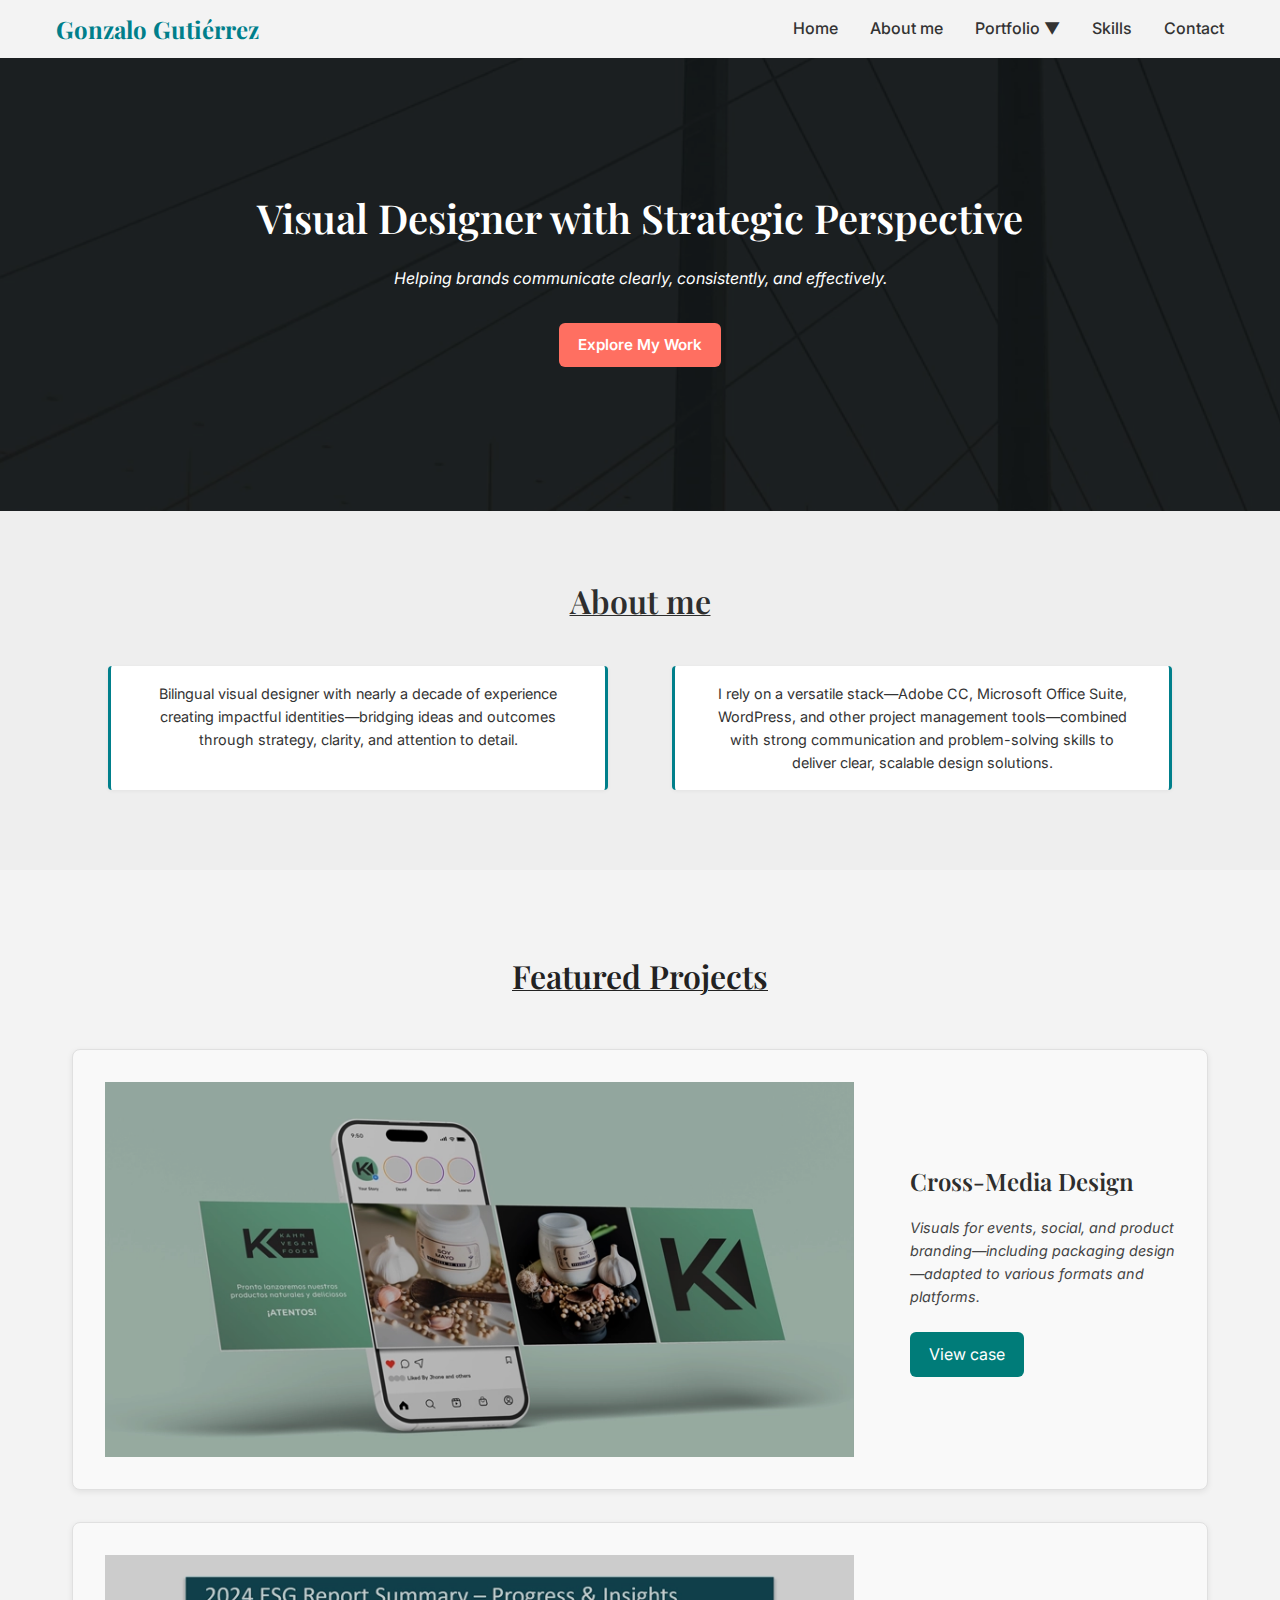
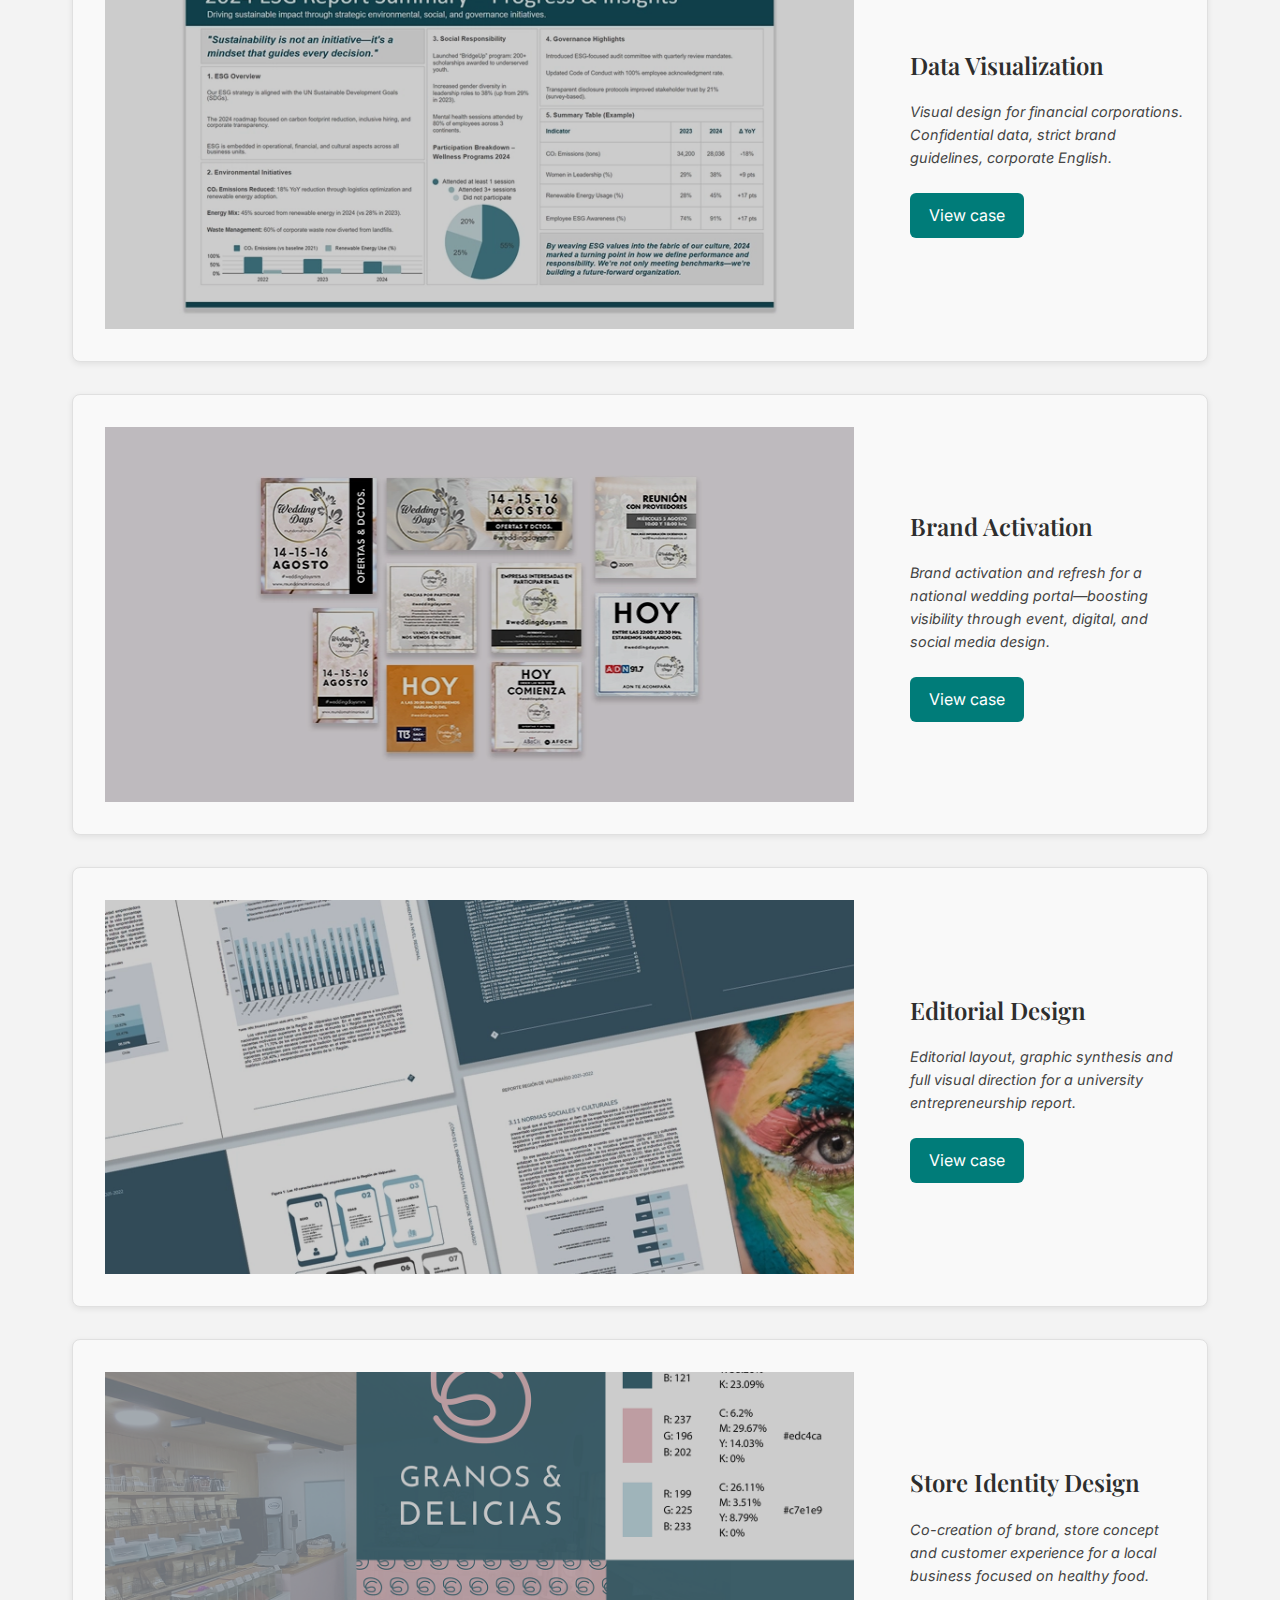
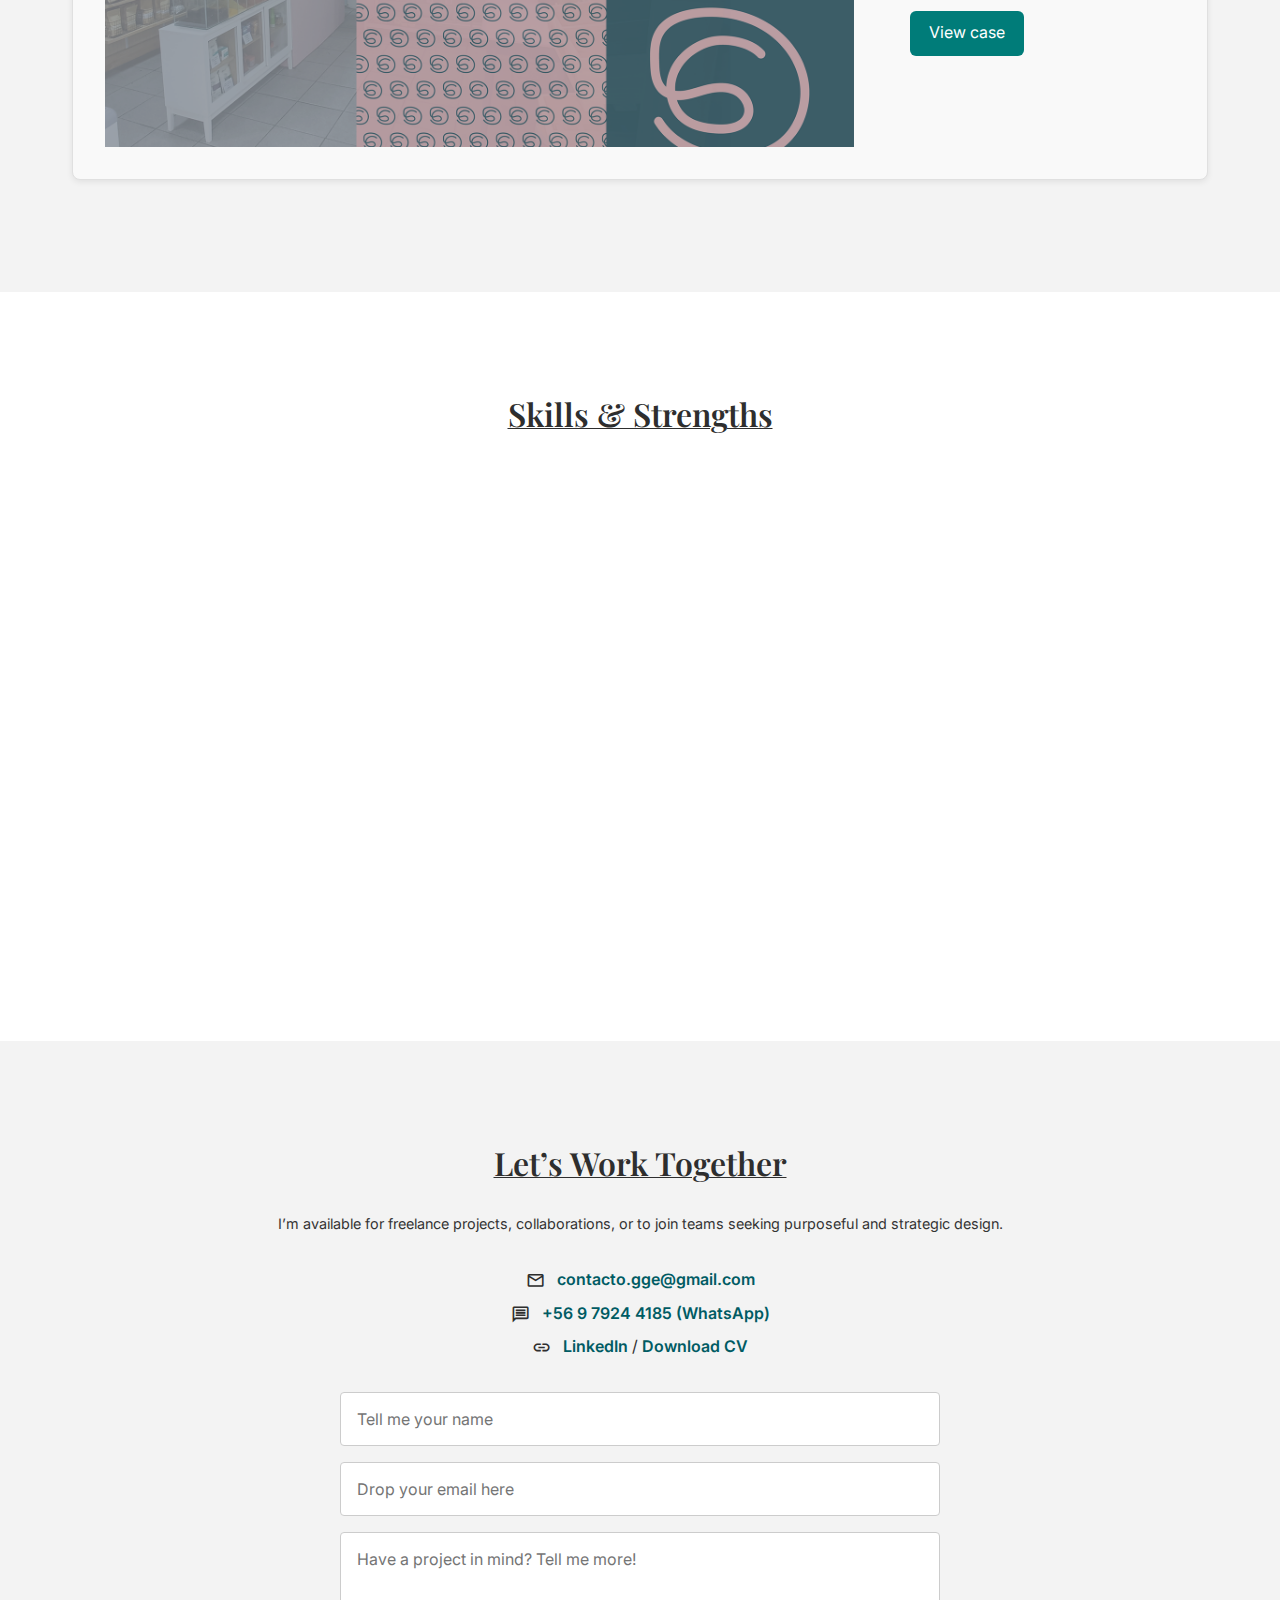
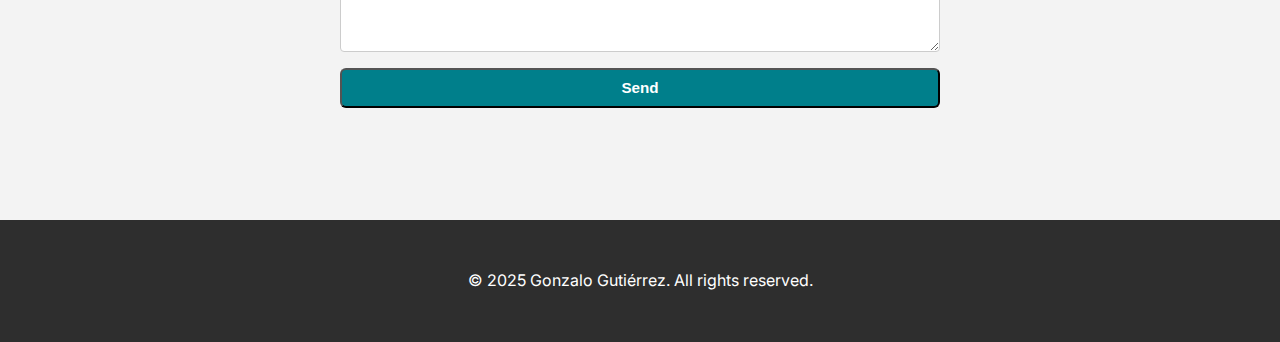
<file: index.html>
<!DOCTYPE html>
<html lang="es">
<head>
  <meta charset="UTF-8" />
  <meta name="description" content="Gonzalo Gutiérrez — graphic designer specializing in branding and visual communication.">
  <meta name="viewport" content="width=device-width, initial-scale=1.0" />
  <title>Gonzalo Gutiérrez Espinosa – Portafolio</title>
  <link rel="stylesheet" href="assets/css/styles.css" />
  <link href="https://fonts.googleapis.com/css2?family=Inter:wght@400;600&family=Playfair+Display:wght@600&display=swap" rel="stylesheet">
  <link href="https://fonts.googleapis.com/icon?family=Material+Icons+Outlined" rel="stylesheet">
</head>
<body>
  <header class="navbar">
    <div class="container nav-container">
      <nav class="nav-wrapper">
        <ul class="nav-links" id="nav-links">
          <li><a href="index.html">Home</a></li>
          <li><a href="#sobremi">About me</a></li>
          <li class="dropdown">
            <a href="#portafolio">Portfolio ▼</a>
            <ul class="dropdown-menu">
              <li><a href="caso-disenoaplicado.html">Cross-Media Design</a></li>              
              <li><a href="caso-evalueserve.html">Data Visualization</a></li>
              <li><a href="caso-brandactivation.html">Brand Activation</a></li>
              <li><a href="caso-gem.html">Editorial Design</a></li>
              <li><a href="caso-granos.html">Store Identity Design</a></li>   
              
            </ul>
          </li>
          <li><a href="#habilidades">Skills</a></li>
          <li><a href="#contacto">Contact</a></li>
        </ul>
        <button class="nav-toggle" id="nav-toggle">☰</button>
      </nav>
      <a href="#inicio">
        <h1 class="logo">Gonzalo Gutiérrez</h1>
      </a>
    </div>
  </header>

  <section id="inicio" class="hero hero-bg">
    <div class="container">
      <h2 class="hero-title">Visual Designer with Strategic Perspective</h2>
      <p class="hero-text">Helping brands communicate clearly, consistently, and effectively.</p>
      <div class="hero-cta">
        <a href="#portafolio" class="btn secondary">Explore My Work</a>        
      </div>
    </div>
  </section>

  <section id="sobremi" class="about">
    <div class="container">
      <h2 class="section-title">About me</h2>
      
      <div class="about-grid">
        <div class="about-block">
          <p>
            Bilingual visual designer with nearly a decade of experience creating impactful identities—bridging ideas and outcomes through strategy, clarity, and attention to detail.         
          </p>     
        </div>
        <div class="about-block">
          <p>
            I rely on a versatile stack—Adobe CC, Microsoft Office Suite, WordPress, and other project management tools—combined with strong communication and problem-solving skills to deliver clear, scalable design solutions.
          </p>     
        </div>
      </div>
    </div>
  </section>
  

  <section id="portafolio" class="featured-projects">
    <div class="container">
      <h2 class="section-title">Featured Projects</h2>

      <div class="project-card visible">
        <div class="project-card__image">
          <img src="assets/img/cross-media-design.webp" alt="Cross-Media Design">
        </div>
        <div class="project-card__content">
          <h3>Cross-Media Design</h3>
          <p>
            Visuals for events, social, and product branding—including packaging design—adapted to various formats and platforms.
          </p>
          <a href="caso-disenoaplicado.html" class="project-card__btn">View case</a>
        </div>        
      </div>
  
      
      <div class="project-card visible">
        <div class="project-card__image">
          <img src="assets/img/data-visualization.webp" alt="Data Visualization">
        </div>
        <div class="project-card__content">
          <h3>Data Visualization</h3>
          <p>
            Visual design for financial corporations. Confidential data, strict brand guidelines, corporate English.
          </p>
          <a href="caso-evalueserve.html" class="project-card__btn">View case</a>
        </div>
      </div>

      <div class="project-card visible">
        <div class="project-card__image">
          <img src="assets/img/caso-brandactivation.webp" alt="Brand Activation">
        </div>
        <div class="project-card__content">
          <h3>Brand Activation</h3>
          <p>
            Brand activation and refresh for a national wedding portal—boosting visibility through event, digital, and social media design.
          </p>
          <a href="caso-brandactivation.html" class="project-card__btn">View case</a>
        </div>
      </div>


      <div class="project-card visible">
        <div class="project-card__image">
          <img src="assets/img/editorial-design.webp" alt="Editorial Design">
        </div>
        <div class="project-card__content">
          <h3>Editorial Design</h3>
          <p>
            Editorial layout, graphic synthesis and full visual direction for a university entrepreneurship report.
          </p>
          <a href="caso-gem.html" class="project-card__btn">View case</a>
        </div>
      </div>

      <div class="project-card visible">
        <div class="project-card__image">
          <img src="assets/img/granos-slide2.png" alt="Store Identity Design">
        </div>
        <div class="project-card__content">
          <h3>Store Identity Design</h3>
          <p>
            Co-creation of brand, store concept and customer experience for a local business focused on healthy food.
          </p>
          <a href="caso-granos.html" class="project-card__btn">View case</a>
        </div>
      </div>
               
    </div>
  </section> 

  <section id="habilidades" class="skills-section">
    <div class="container">
      <h2 class="section-title">Skills & Strengths</h2>
  
      <div class="skills-grid">
        <div class="skill-item">
          <span class="material-icons-outlined skill-icon">design_services</span>
          <h3>Visual Communication</h3>
          <p>Strategic design of visual content across media, with focus on clarity, purpose, and audience connection.</p>
        </div>
  
        <div class="skill-item">
          <span class="material-icons-outlined skill-icon">branding_watermark</span>
          <h3>Brand Identity</h3>
          <p>Creation of cohesive identity systems that align vision, voice, and visuals for lasting brand recognition.</p>
        </div>
  
        <div class="skill-item">
          <span class="material-icons-outlined skill-icon">analytics</span>
          <h3>Data Visualization</h3>
          <p>Visual synthesis of financial and analytical data. Experienced in translating complex information into accessible insights under strict corporate standards.</p>
        </div>
  
        <div class="skill-item">
          <span class="material-icons-outlined skill-icon">diversity_3</span>
          <h3>Team Leadership</h3>
          <p>Experience coordinating multicultural groups, managing roles and tasks with empathy and clarity.</p>
        </div>
  
        <div class="skill-item">
          <span class="material-icons-outlined skill-icon">translate</span>
          <h3>Bilingual Communication</h3>
          <p>Native Spanish speaker, fluent in English. Bridges communication between teams, ensuring accurate tone, meaning, and clarity across languages.</p>
        </div>
  
        <div class="skill-item">
          <span class="material-icons-outlined skill-icon">lightbulb</span>
          <h3>Adaptability & Creativity</h3>
          <p>Strategic and flexible problem-solving. Able to shift visual tone, tools, and workflow to match diverse project needs and audiences.</p>
        </div>
      </div>
    </div>
  </section>   
  
  <section id="contacto" class="contact">
    <div class="container">
      <h2 class="section-title">Let’s Work Together</h2>
      <p class="contact-intro">
        I’m available for freelance projects, collaborations, or to join teams seeking purposeful and strategic design.
      </p>
  
      <div class="contact-details">
        <p><span class="material-icons-outlined icon">mail</span> <a href="mailto:contacto.gge@gmail.com">contacto.gge@gmail.com</a></p>
        <p><span class="material-icons-outlined icon">message</span> <a href="https://wa.me/5679244185" target="_blank">+56 9 7924 4185 (WhatsApp)</a></p>
        <p><span class="material-icons-outlined icon">link</span> <a href="https://www.linkedin.com/in/gonzalo-gutierrez-espinosa/" target="_blank">LinkedIn</a> / 
          <a href="https://gonzagdg.github.io/Portafolio-Gonzalo/assets/CV_Gonzalo_Gutierrez_2025.pdf" target="_blank">Download CV</a></p>
      </div>

      <form action="https://formspree.io/f/xanoqkjb" method="POST">
        <input type="text" name="name" placeholder="Tell me your name" required />
        <input type="email" name="email" placeholder="Drop your email here" required />
        <textarea name="message" placeholder="Have a project in mind? Tell me more!" required></textarea>
        <button type="submit" class="btn">Send</button>
      </form>
        
    </div>
  </section>
  
  

  <footer class="footer">
    <div class="container">
      <p>© 2025 Gonzalo Gutiérrez. All rights reserved.</p>
    </div>
  </footer>

  <script src="assets/js/nav.js"></script>
</body>
</html>
</file>
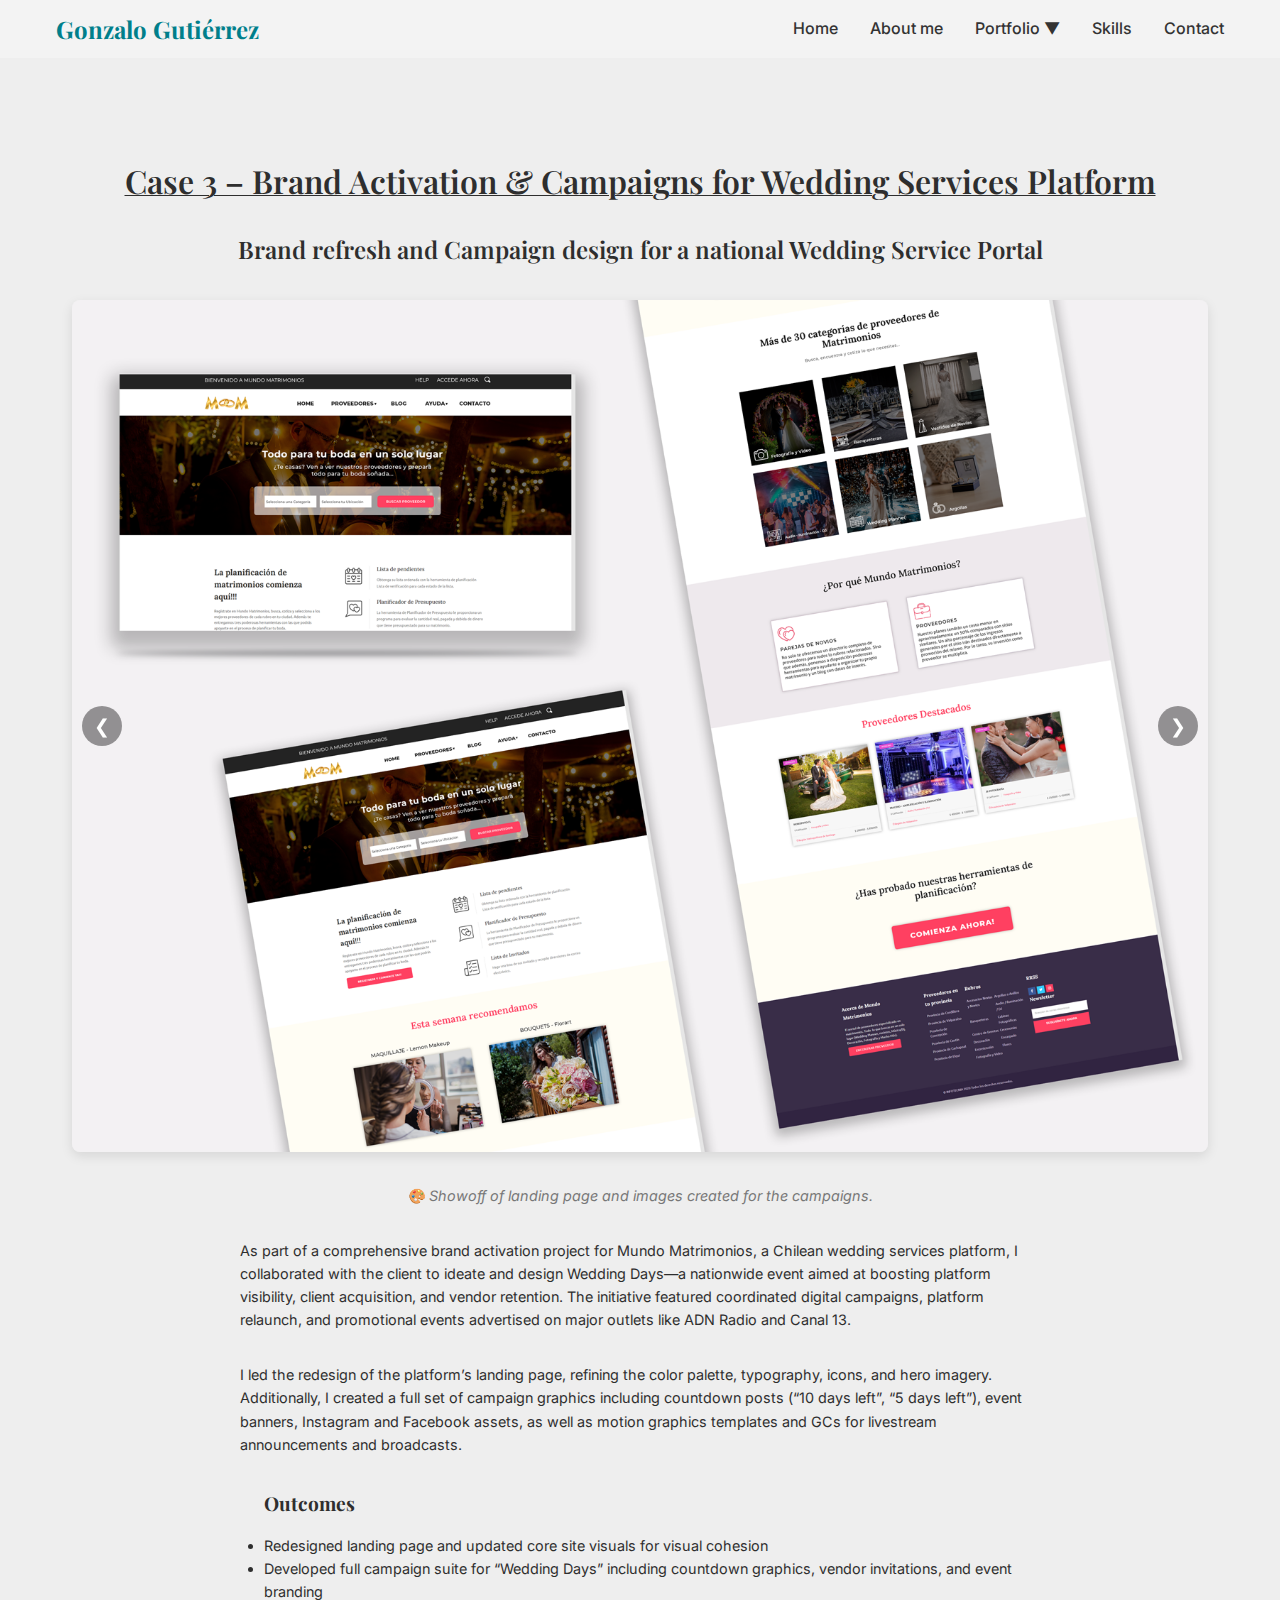
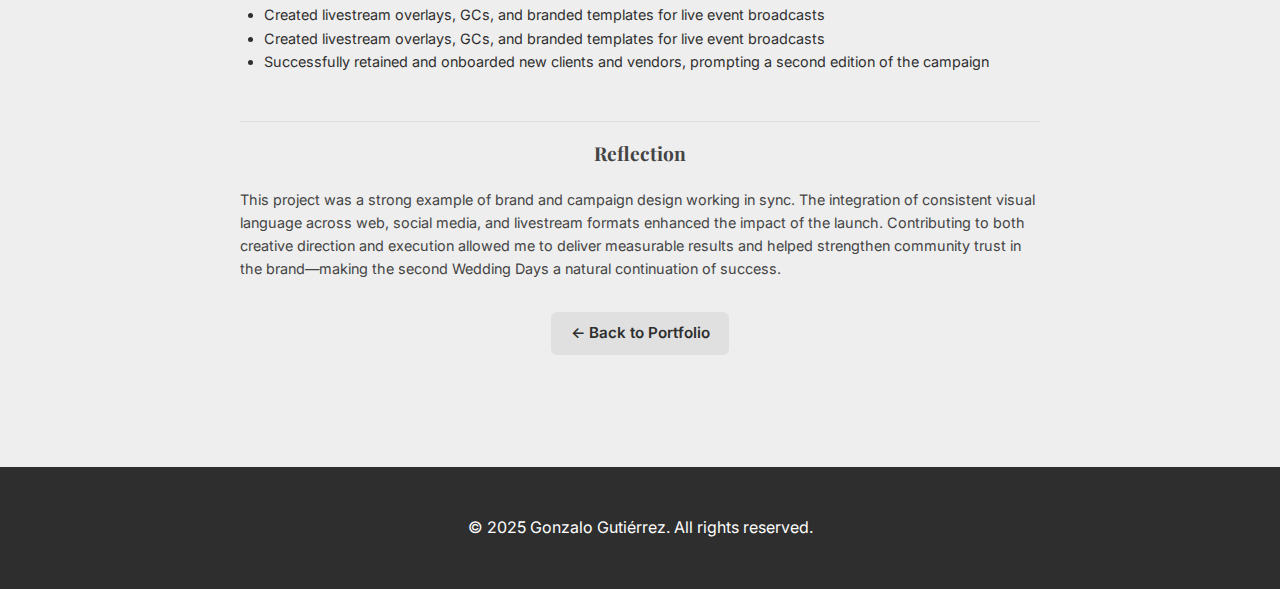
<file: caso-brandactivation.html>
<!DOCTYPE html>
<html lang="es">
<head>
  <meta charset="UTF-8" />
  <meta name="description" content="Brand Activation & Campaigns for Wedding Services Platform.">
  <meta name="viewport" content="width=device-width, initial-scale=1.0" />
  <title>Brand Activation – Portfolio Gonzalo Gutiérrez</title>
  <link rel="stylesheet" href="assets/css/styles.css" />
  <link href="https://fonts.googleapis.com/css2?family=Inter:wght@400;600&family=Playfair+Display:wght@600&display=swap" rel="stylesheet">
  <link href="https://fonts.googleapis.com/icon?family=Material+Icons+Outlined" rel="stylesheet">
</head>
<body>
  <header class="navbar">
    <div class="container nav-container">
      <nav class="nav-wrapper">
        <ul class="nav-links" id="nav-links">
          <li><a href="index.html#inicio">Home</a></li>
          <li><a href="index.html#sobremi">About me</a></li>
          <li class="dropdown">
            <a href="index.html#portafolio">Portfolio ▼</a>
            <ul class="dropdown-menu">
              <li><a href="caso-disenoaplicado.html">Cross-Media Design</a></li>                            
              <li><a href="caso-evalueserve.html">Data Visualization</a></li>
              <li><a href="caso-brandactivation.html">Brand Activation</a></li>
              <li><a href="caso-gem.html">Editorial Design</a></li>              
              <li><a href="caso-granos.html">Store Identity Design</a></li>             
              <li><a href="caso-liderazgo.html">Applied Leadership</a></li>
            </ul>
          </li>
          <li><a href="index.html#habilidades">Skills</a></li>
          <li><a href="index.html#contacto">Contact</a></li>
        </ul>
        <button class="nav-toggle" id="nav-toggle">☰</button>
      </nav>
      <a href="index.html#inicio">
        <h1 class="logo">Gonzalo Gutiérrez</h1>
      </a>
    </div>
  </header>

  <section id="diseno-aplicado" class="case-study visual-grid">
    <div class="container">
      <h2 class="section-title">Case 3 – Brand Activation & Campaigns for Wedding Services Platform</h2>
      <h3>Brand refresh and Campaign design for a national Wedding Service Portal</h3>

      <div class="carousel">
        <div class="carousel-track">          
          <img src="assets/img/caso-mm1.png" alt="Landing page Mundo Matrimonios" class="carousel-image">          
        </div>
        <button class="carousel-btn prev">❮</button>
        <button class="carousel-btn next">❯</button>
      </div>
      <p class="caption">🎨 Showoff of landing page and images created for the campaigns.</p>
  
      <p class="case-intro">
        As part of a comprehensive brand activation project for Mundo Matrimonios, a Chilean wedding services platform, I collaborated with the client to ideate and design Wedding Days—a nationwide event aimed at boosting platform visibility, client acquisition, and vendor retention. The initiative featured coordinated digital campaigns, platform relaunch, and promotional events advertised on major outlets like ADN Radio and Canal 13.
      </p>

      <p class="case-intro">
        I led the redesign of the platform’s landing page, refining the color palette, typography, icons, and hero imagery. Additionally, I created a full set of campaign graphics including countdown posts (“10 days left”, “5 days left”), event banners, Instagram and Facebook assets, as well as motion graphics templates and GCs for livestream announcements and broadcasts.
      </p>  
         
      

      <ul class="case-details">
        <h4>Outcomes</h4>
        <li>Redesigned landing page and updated core site visuals for visual cohesion</li>
        <li>Developed full campaign suite for “Wedding Days” including countdown graphics, vendor invitations, and event branding</li>
        <li>Created livestream overlays, GCs, and branded templates for live event broadcasts</li>
        <li>Created livestream overlays, GCs, and branded templates for live event broadcasts</li>
        <li>Successfully retained and onboarded new clients and vendors, prompting a second edition of the campaign</li>
      </ul>

      <div class="case-reflection">
        <h4>Reflection</h4>
        <p>
            This project was a strong example of brand and campaign design working in sync. The integration of consistent visual language across web, social media, and livestream formats enhanced the impact of the launch. Contributing to both creative direction and execution allowed me to deliver measurable results and helped strengthen community trust in the brand—making the second Wedding Days a natural continuation of success.
        </p>
      </div>

      <div class="case-back">
        <a href="index.html#portafolio" class="btn secondary">← Back to Portfolio</a>
      </div>
    </div>
  </section>

  <footer class="footer">
    <div class="container">
      <p>© 2025 Gonzalo Gutiérrez. All rights reserved.</p>
    </div>
  </footer>
<script src="assets/js/nav.js"></script>
</body>
</html>
</file>
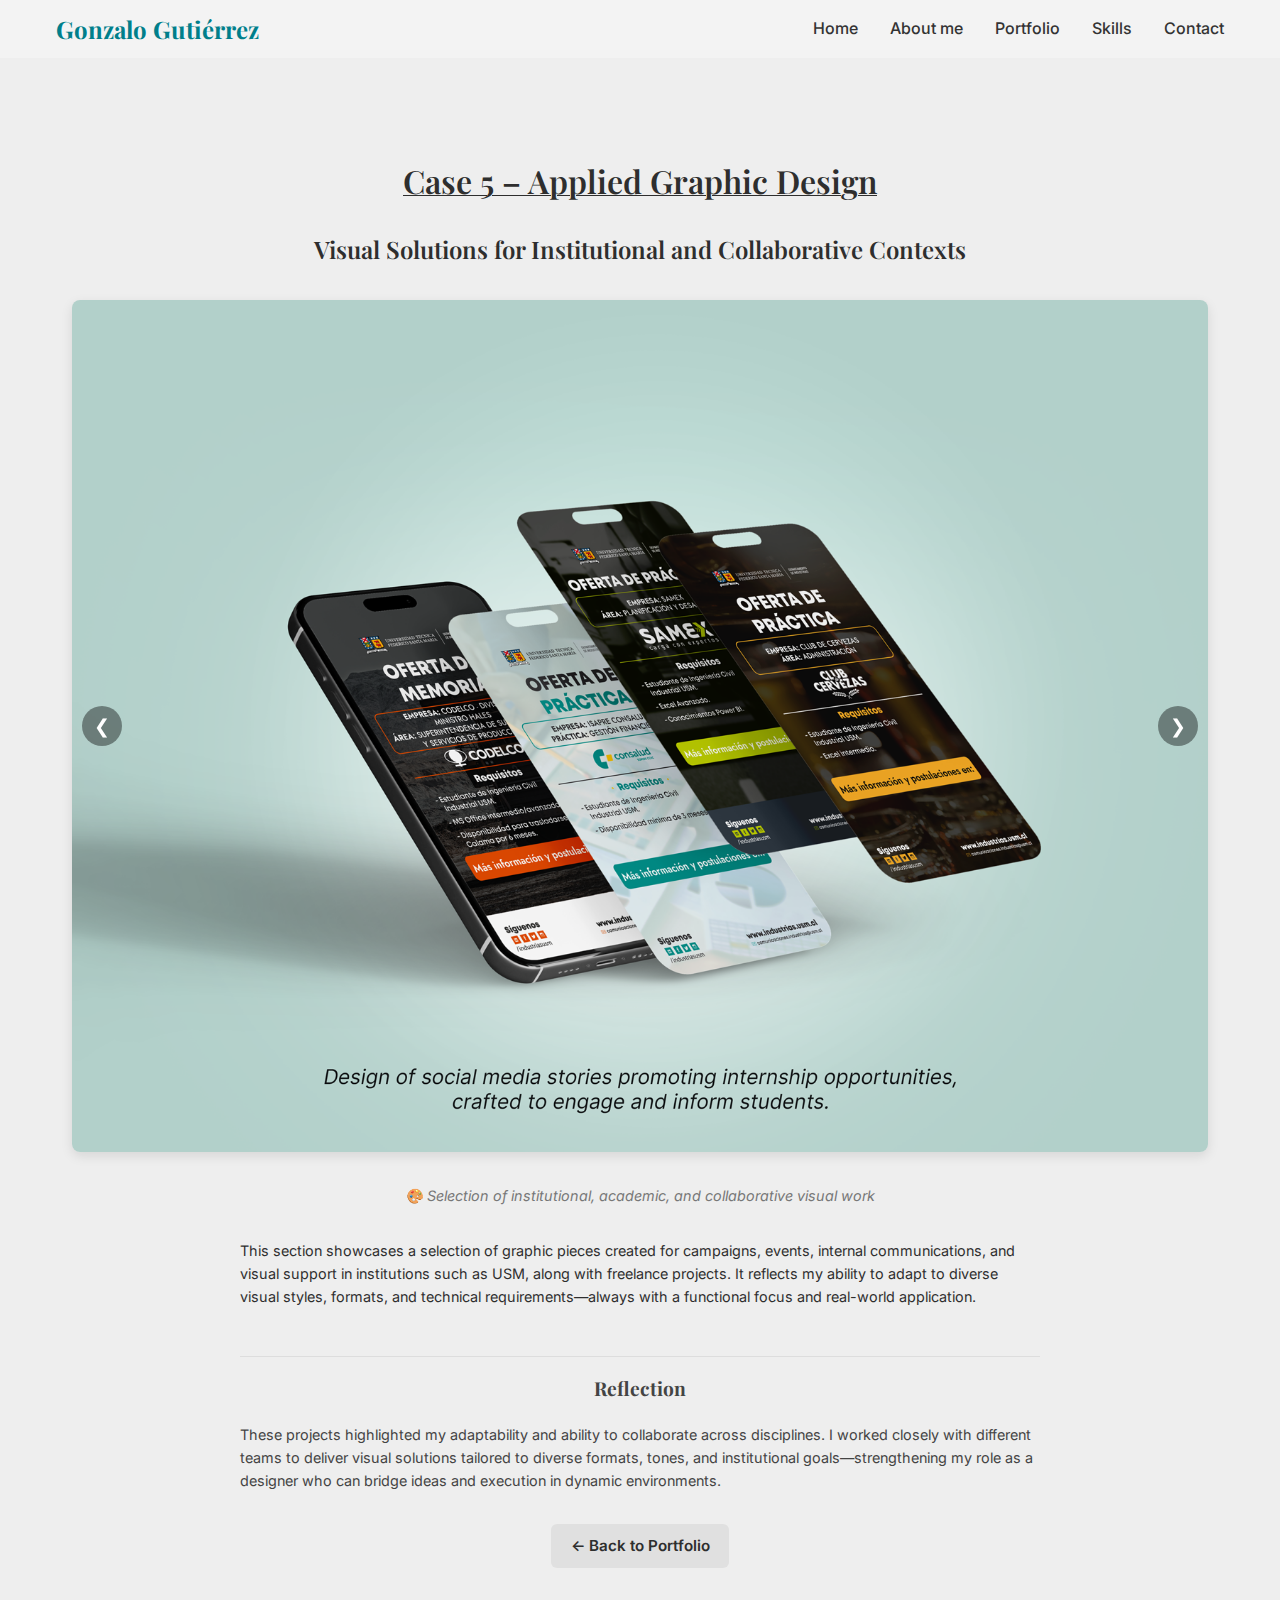
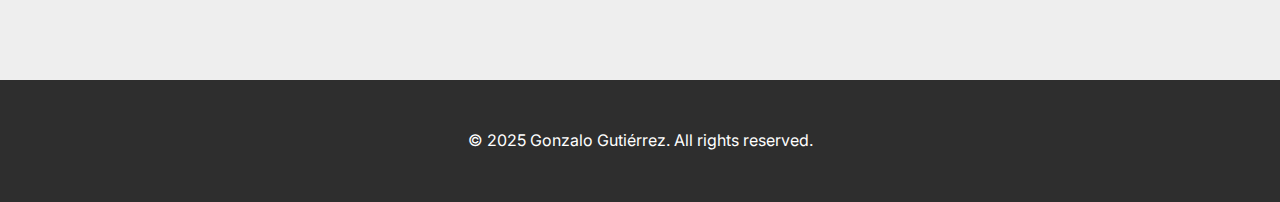
<file: caso-disenoaplicado.html>
<!DOCTYPE html>
<html lang="es">
<head>
  <meta charset="UTF-8" />
  <meta name="viewport" content="width=device-width, initial-scale=1.0" />
  <title>Applied Design – Portfolio Gonzalo Gutiérrez</title>
  <link rel="stylesheet" href="assets/css/styles.css" />
  <link href="https://fonts.googleapis.com/css2?family=Inter:wght@400;600&family=Playfair+Display:wght@600&display=swap" rel="stylesheet">
  <link href="https://fonts.googleapis.com/icon?family=Material+Icons+Outlined" rel="stylesheet">
</head>
<body>
  <header class="navbar">
    <div class="container nav-container">
      <nav class="nav-wrapper">
        <ul class="nav-links" id="nav-links">
          <li><a href="index.html#inicio">Home</a></li>
          <li><a href="index.html#sobremi">About me</a></li>
          <li class="dropdown">
            <a href="index.html#portafolio">Portfolio</a>
            <ul class="dropdown-menu">
              <li><a href="caso-evalueserve.html">Evalueserve</a></li>
              <li><a href="caso-gem.html">GEM Editorial Design</a></li>
              <li><a href="caso-liderazgo.html">Strategic Leadership</a></li>
              <li><a href="caso-granos.html">Granos & Delicias</a></li>
              <li><a href="caso-disenoaplicado.html">Applied Design</a></li>
            </ul>
          </li>
          <li><a href="index.html#habilidades">Skills</a></li>
          <li><a href="index.html#contacto">Contact</a></li>
        </ul>
        <button class="nav-toggle" id="nav-toggle">☰</button>
      </nav>
      <a href="index.html#inicio">
        <h1 class="logo">Gonzalo Gutiérrez</h1>
      </a>
    </div>
  </header>

  <section id="diseno-aplicado" class="case-study visual-grid">
    <div class="container">
      <h2 class="section-title">Case 5 – Applied Graphic Design</h2>
      <h3>Visual Solutions for Institutional and Collaborative Contexts</h3>

      <div class="carousel">
        <div class="carousel-track">
          <img src="assets/img/usm-posts.png" alt="Posts USM" class="carousel-image">
          <img src="assets/img/usm-avisos.png" alt="Feed USM" class="carousel-image">
          <img src="assets/img/usm-pantalla.png" alt="Screen USM" class="carousel-image">
          <img src="assets/img/charla-merch.png" alt="Merchandising USM" class="carousel-image">          
          <img src="assets/img/petanque-logo.png" alt="Logo Selección Petanque" class="carousel-image">
          <img src="assets/img/emprendimiento-branding.png" alt="Branding PyME" class="carousel-image">
        </div>
        <button class="carousel-btn prev">❮</button>
        <button class="carousel-btn next">❯</button>
      </div>
      <p class="caption">🎨 Selection of institutional, academic, and collaborative visual work</p>
  
      <p class="case-intro">
        This section showcases a selection of graphic pieces created for campaigns, events, internal communications, and visual support in institutions such as USM, along with freelance projects. It reflects my ability to adapt to diverse visual styles, formats, and technical requirements—always with a functional focus and real-world application.
      </p> 
      

      <div class="case-reflection">
        <h4>Reflection</h4>
        <p>
          These projects highlighted my adaptability and ability to collaborate across disciplines. I worked closely with different teams to deliver visual solutions tailored to diverse formats, tones, and institutional goals—strengthening my role as a designer who can bridge ideas and execution in dynamic environments.
        </p>
      </div>
  
      <div class="case-back">
        <a href="index.html#portafolio" class="btn secondary">← Back to Portfolio</a>
      </div>
    </div>
  </section>

  <footer class="footer">
    <div class="container">
      <p>© 2025 Gonzalo Gutiérrez. All rights reserved.</p>
    </div>
  </footer>

  <script src="assets/js/nav.js"></script>
  
</body>
</html>
</file>
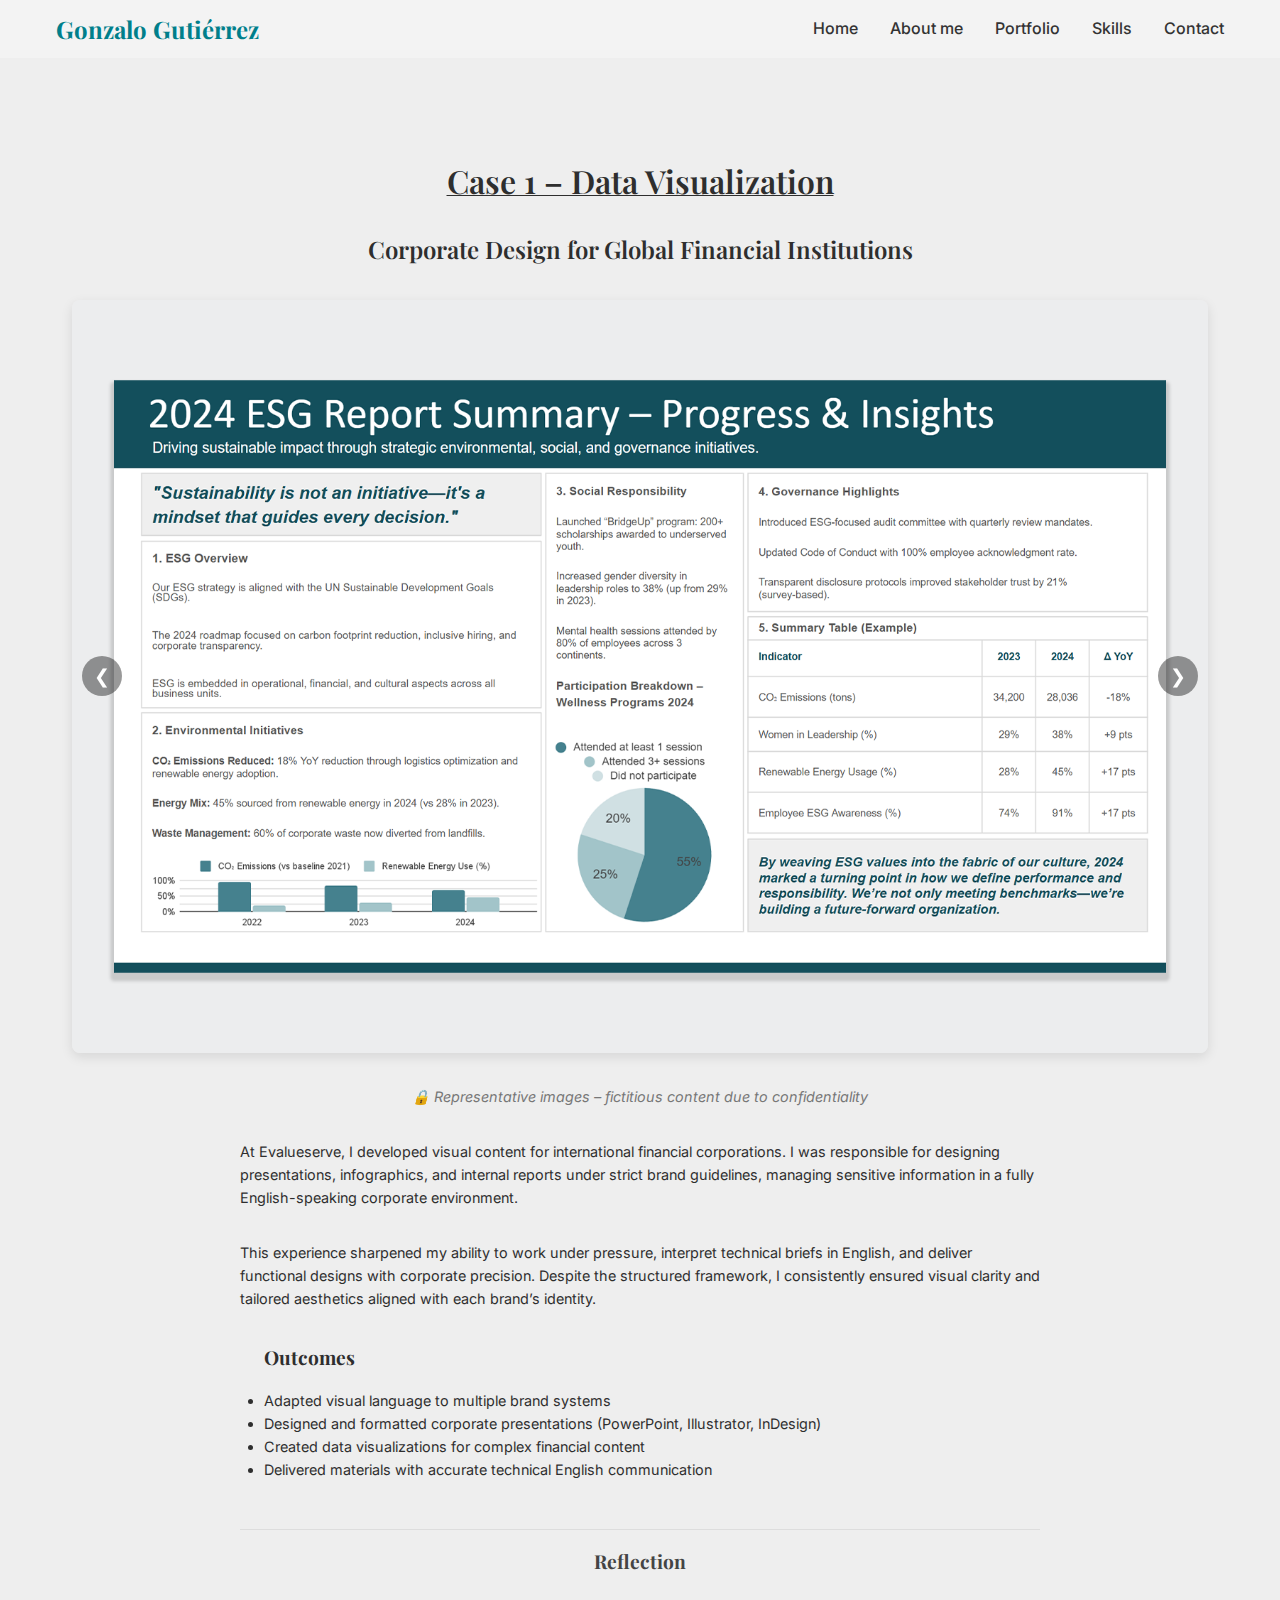
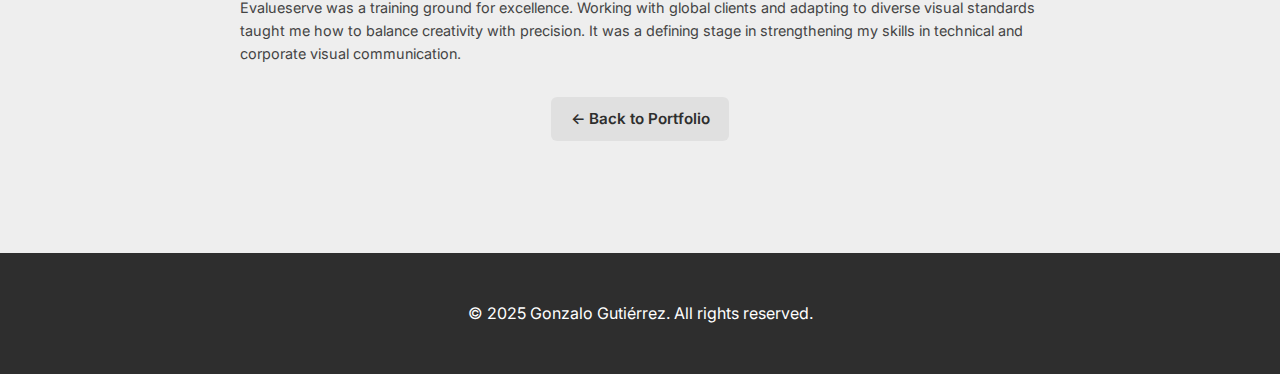
<file: caso-evalueserve.html>
<!DOCTYPE html>
<html lang="es">
<head>
  <meta charset="UTF-8" />
  <meta name="viewport" content="width=device-width, initial-scale=1.0" />
  <title>Data Visualization - Evalueserve - Portfolio Gonzalo Gutiérrez</title>
  <link rel="stylesheet" href="assets/css/styles.css" />
  <link href="https://fonts.googleapis.com/css2?family=Inter:wght@400;600&family=Playfair+Display:wght@600&display=swap" rel="stylesheet">
  <link href="https://fonts.googleapis.com/icon?family=Material+Icons+Outlined" rel="stylesheet">
</head>
<body>
  <header class="navbar">
    <div class="container nav-container">
      <nav class="nav-wrapper">
        <ul class="nav-links" id="nav-links">
          <li><a href="index.html#inicio">Home</a></li>
          <li><a href="index.html#sobremi">About me</a></li>
          <li class="dropdown">
            <a href="index.html#portafolio">Portfolio</a>
            <ul class="dropdown-menu">
              <li><a href="caso-evalueserve.html">Data Visualization</a></li>
              <li><a href="caso-gem.html">Editorial Design</a></li>
              <li><a href="caso-liderazgo.html">Applied Leadership</a></li>
              <li><a href="caso-granos.html">Store Identity Design</a></li>
              <li><a href="caso-disenoaplicado.html">Cross-Media Design</a></li>
            </ul>
          </li>
          <li><a href="index.html#habilidades">Skills</a></li>
          <li><a href="index.html#contacto">Contact</a></li>
        </ul>
        <button class="nav-toggle" id="nav-toggle">☰</button>
      </nav>
      <a href="index.html#inicio">
        <h1 class="logo">Gonzalo Gutiérrez</h1>
      </a>
    </div>
  </header>

  <section id="evalueserve" class="case-study">
    <div class="container">
      <h2 class="section-title">Case 1 – Data Visualization</h2>
      <h3>Corporate Design for Global Financial Institutions</h3>

      <div class="carousel">
        <div class="carousel-track">
          <img src="assets/img/mockup-evalueserve1.png" alt="Simulated slide 1" class="carousel-image">          
          <img src="assets/img/mockup-evalueserve2.png" alt="Simulated slide 2" class="carousel-image">
          <img src="assets/img/mockup-evalueserve3.png" alt="Simulated slide 3" class="carousel-image">
          <img src="assets/img/mockup-evalueserve4.png" alt="Simulated slide 4" class="carousel-image">
          <img src="assets/img/mockup-evalueserve5.png" alt="Simulated slide 5" class="carousel-image">
        </div>
        <button class="carousel-btn prev">❮</button>
        <button class="carousel-btn next">❯</button>
      </div>
      <p class="caption">🔒 Representative images – fictitious content due to confidentiality</p>
  
      <p class="case-intro">
        At Evalueserve, I developed visual content for international financial corporations. I was responsible for designing presentations, infographics, and internal reports under strict brand guidelines, managing sensitive information in a fully English-speaking corporate environment.
      </p>
  
      <p class="case-intro">
        This experience sharpened my ability to work under pressure, interpret technical briefs in English, and deliver functional designs with corporate precision. Despite the structured framework, I consistently ensured visual clarity and tailored aesthetics aligned with each brand’s identity.
      </p>                    
      

      <ul class="case-details">
        <h4>Outcomes</h4>
        <li>Adapted visual language to multiple brand systems</li>
        <li>Designed and formatted corporate presentations (PowerPoint, Illustrator, InDesign)</li>
        <li>Created data visualizations for complex financial content</li>
        <li>Delivered materials with accurate technical English communication</li>
      </ul>
  
      <div class="case-reflection">
        <h4>Reflection</h4>
        <p>
          Evalueserve was a training ground for excellence. Working with global clients and adapting to diverse visual standards taught me how to balance creativity with precision. It was a defining stage in strengthening my skills in technical and corporate visual communication.
        </p>
      </div>
  
      <div class="case-back">
        <a href="index.html#portafolio" class="btn secondary">← Back to Portfolio</a>
      </div>
    </div>
  </section>

  <footer class="footer">
    <div class="container">
      <p>© 2025 Gonzalo Gutiérrez. All rights reserved.</p>
    </div>
  </footer>

<script src="assets/js/nav.js"></script>

</body>
</html>
</file>
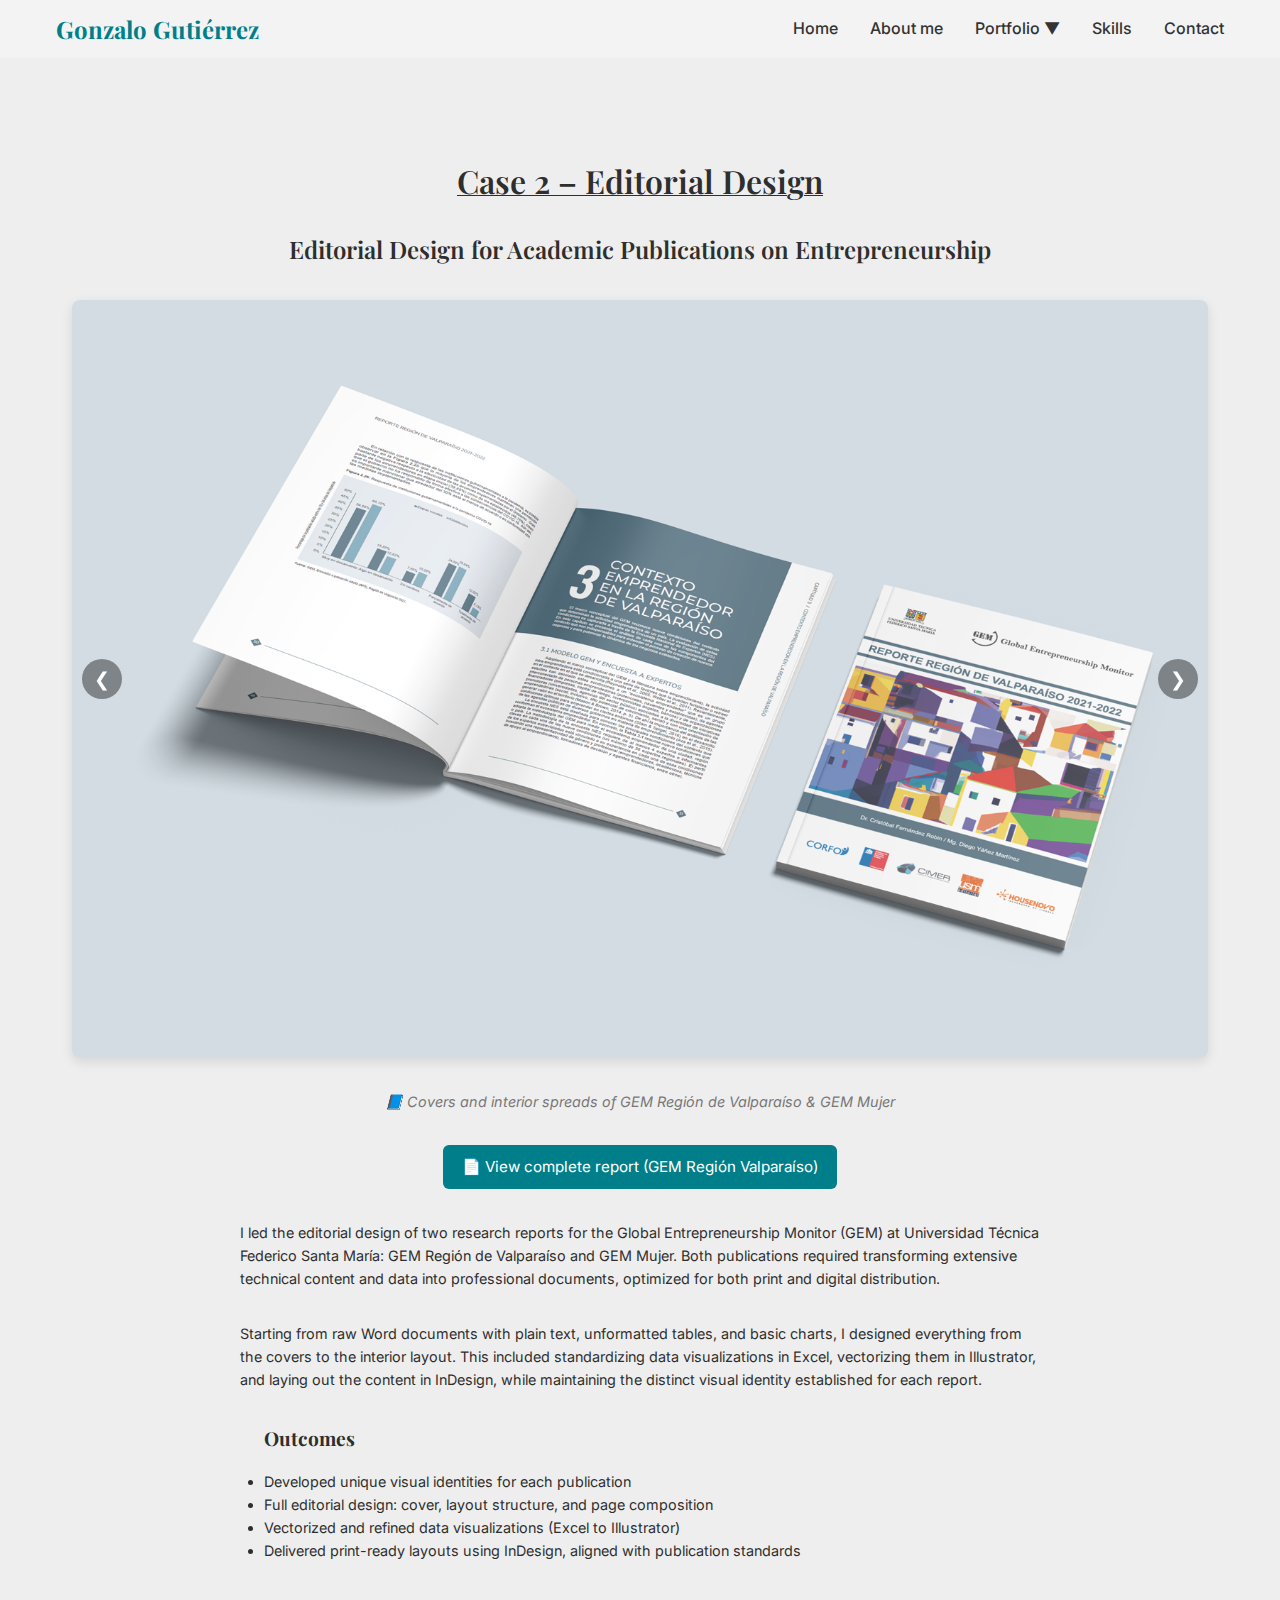
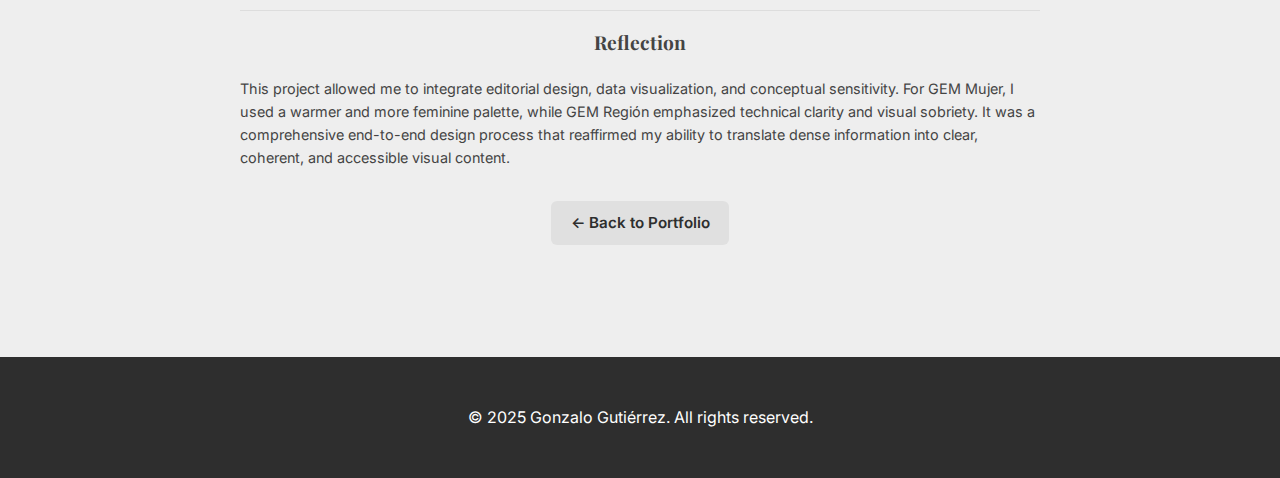
<file: caso-gem.html>
<!DOCTYPE html>
<html lang="es">
<head>
  <meta charset="UTF-8" />
  <meta name="description" content="Editorial design for academic publications on entrepreneurship.">
  <meta name="viewport" content="width=device-width, initial-scale=1.0" />
  <title>Editorial Design - Portfolio Gonzalo Gutiérrez</title>
  <link rel="stylesheet" href="assets/css/styles.css" />
  <link href="https://fonts.googleapis.com/css2?family=Inter:wght@400;600&family=Playfair+Display:wght@600&display=swap" rel="stylesheet">
  <link href="https://fonts.googleapis.com/icon?family=Material+Icons+Outlined" rel="stylesheet">
</head>
<body>
  <header class="navbar">
    <div class="container nav-container">
      <nav class="nav-wrapper">
        <ul class="nav-links" id="nav-links">
          <li><a href="index.html#inicio">Home</a></li>
          <li><a href="index.html#sobremi">About me</a></li>
          <li class="dropdown">
            <a href="index.html#portafolio">Portfolio ▼</a>
            <ul class="dropdown-menu">
              <li><a href="caso-disenoaplicado.html">Cross-Media Design</a></li>              
              <li><a href="caso-evalueserve.html">Data Visualization</a></li>
              <li><a href="caso-gem.html">Editorial Design</a></li>
              <li><a href="caso-granos.html">Store Identity Design</a></li>             
              <li><a href="caso-liderazgo.html">Applied Leadership</a></li>
            </ul>
          </li>
          <li><a href="index.html#habilidades">Skills</a></li>
          <li><a href="index.html#contacto">Contact</a></li>
        </ul>
        <button class="nav-toggle" id="nav-toggle">☰</button>
      </nav>
      <a href="index.html#inicio">
        <h1 class="logo">Gonzalo Gutiérrez</h1>
      </a>
    </div>
  </header>

  <section id="gem" class="case-study">
    <div class="container">
      <h2 class="section-title">Case 2 – Editorial Design</h2>
      <h3>Editorial Design for Academic Publications on Entrepreneurship</h3>

      <div class="carousel">
        <div class="carousel-track">
          <img src="assets/img/gem-region-portada.png" alt="GEM Región Valparaíso Cover" class="carousel-image">
          <img src="assets/img/gem-region-interior.png" alt=" GEM Región Valparaíso Interior" class="carousel-image">           
          <img src="assets/img/gem-mujer-portada.png" alt="GEM Mujer Cover" class="carousel-image">
          <img src="assets/img/gem-mujer-interior.png" alt="Gem Mujer Interior" class="carousel-image"> 
        </div>
        <button class="carousel-btn prev">❮</button>
        <button class="carousel-btn next">❯</button>
      </div>
      
      <p class="caption">📘 Covers and interior spreads of GEM Región de Valparaíso & GEM Mujer</p>

      <div class="gem-pdf-button">
        <a href="https://www.cimer.usm.cl/investigacion/gem/#flipbook-df_2695/1/" target="_blank">
          📄 View complete report (GEM Región Valparaíso)
        </a>
      </div>
  
      <p class="case-intro">
        I led the editorial design of two research reports for the Global Entrepreneurship Monitor (GEM) at Universidad Técnica Federico Santa María: GEM Región de Valparaíso and GEM Mujer. Both publications required transforming extensive technical content and data into professional documents, optimized for both print and digital distribution.
      </p>
  
      <p class="case-intro">
        Starting from raw Word documents with plain text, unformatted tables, and basic charts, I designed everything from the covers to the interior layout. This included standardizing data visualizations in Excel, vectorizing them in Illustrator, and laying out the content in InDesign, while maintaining the distinct visual identity established for each report.
      </p>     
      
      
        
      <ul class="case-details">
        <h4>Outcomes</h4>
        <li>Developed unique visual identities for each publication</li>
        <li>Full editorial design: cover, layout structure, and page composition</li>
        <li>Vectorized and refined data visualizations (Excel to Illustrator)</li>
        <li>Delivered print-ready layouts using InDesign, aligned with publication standards</li>
      </ul>
  
      <div class="case-reflection">
        <h4>Reflection</h4>
        <p>
          This project allowed me to integrate editorial design, data visualization, and conceptual sensitivity. For GEM Mujer, I used a warmer and more feminine palette, while GEM Región emphasized technical clarity and visual sobriety. It was a comprehensive end-to-end design process that reaffirmed my ability to translate dense information into clear, coherent, and accessible visual content.
        </p>
      </div>
  
      <div class="case-back">
        <a href="index.html#portafolio" class="btn secondary">← Back to Portfolio</a>
      </div>
    </div>
  </section>
  

  <footer class="footer">
    <div class="container">
      <p>© 2025 Gonzalo Gutiérrez. All rights reserved.</p>
    </div>
  </footer>

  <script src="assets/js/nav.js"></script>
  
</body>
</html>
</file>
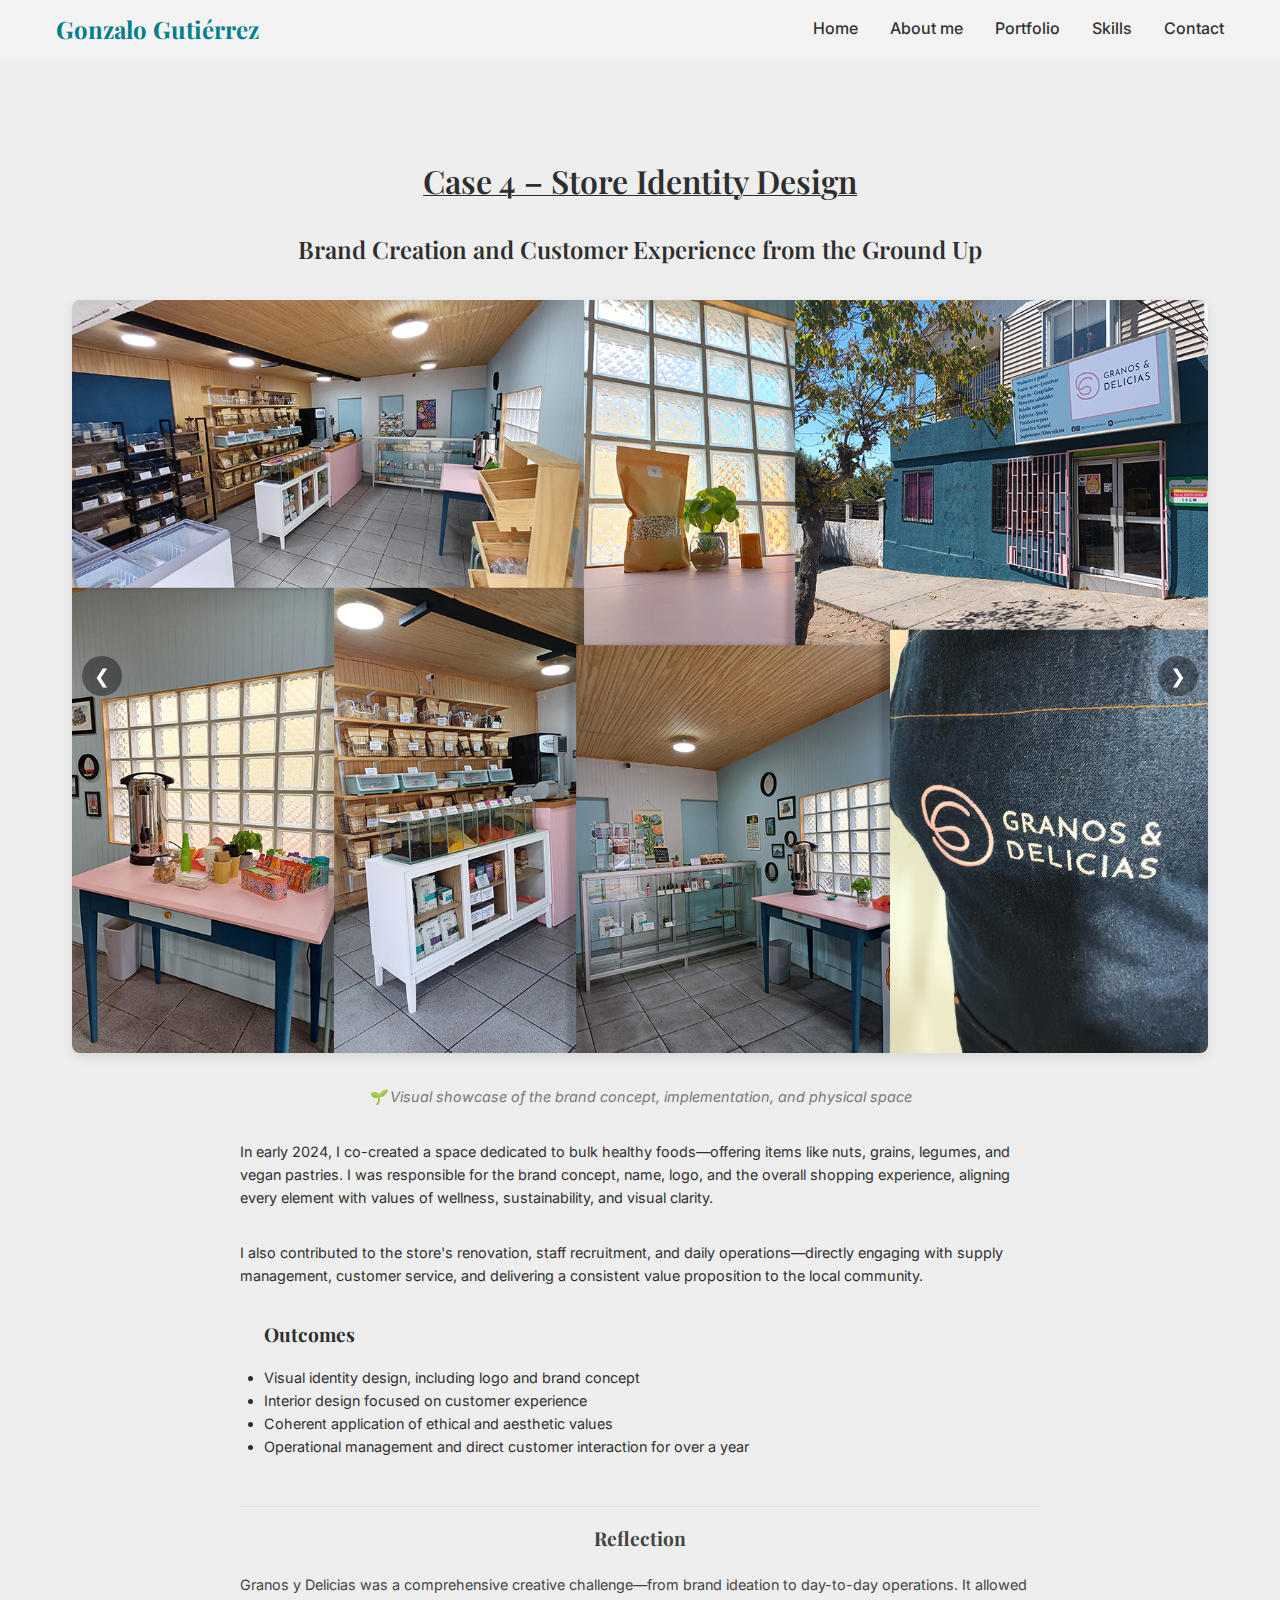
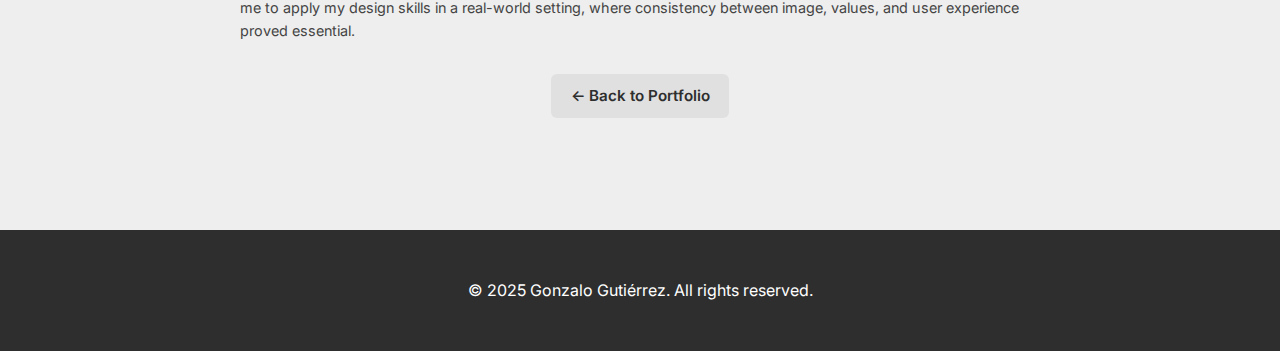
<file: caso-granos.html>
<!DOCTYPE html>
<html lang="es">
<head>
  <meta charset="UTF-8" />
  <meta name="viewport" content="width=device-width, initial-scale=1.0" />
  <title>Store Identity Design – Portfolio Gonzalo Gutiérrez</title>
  <link rel="stylesheet" href="assets/css/styles.css" />
  <link href="https://fonts.googleapis.com/css2?family=Inter:wght@400;600&family=Playfair+Display:wght@600&display=swap" rel="stylesheet">
  <link href="https://fonts.googleapis.com/icon?family=Material+Icons+Outlined" rel="stylesheet">
</head>
<body>

  <header class="navbar">
    <div class="container nav-container">
      <nav class="nav-wrapper">
        <ul class="nav-links" id="nav-links">
          <li><a href="index.html#inicio">Home</a></li>
          <li><a href="index.html#sobremi">About me</a></li>
          <li class="dropdown">
            <a href="index.html#portafolio">Portfolio</a>
            <ul class="dropdown-menu">
              <li><a href="caso-evalueserve.html">Data Visualization</a></li>
              <li><a href="caso-gem.html">Editorial Design</a></li>
              <li><a href="caso-liderazgo.html">Applied Leadership</a></li>
              <li><a href="caso-granos.html">Store Identity Design</a></li>
              <li><a href="caso-disenoaplicado.html">Applied Design</a></li>
            </ul>
          </li>
          <li><a href="index.html#habilidades">Skills</a></li>
          <li><a href="index.html#contacto">Contact</a></li>
        </ul>
        <button class="nav-toggle" id="nav-toggle">☰</button>
      </nav>
      <a href="index.html#inicio">
        <h1 class="logo">Gonzalo Gutiérrez</h1>
      </a>
    </div>
  </header>

      <section class="case-study">
        <div class="container">
          <h2 class="section-title">Case 4 – Store Identity Design</h2>
          <h3>Brand Creation and Customer Experience from the Ground Up</h3>

          <div class="carousel">
            <div class="carousel-track">
              <img src="assets/img/granos-slide1.png" alt="Renovated place" class="carousel-image">
              <img src="assets/img/granos-slide2.png" alt="Logo & packaging" class="carousel-image">
              <img src="assets/img/granos-slide3.png" alt="Interior design" class="carousel-image">
            </div>
            <button class="carousel-btn prev">❮</button>
            <button class="carousel-btn next">❯</button>
          </div>
          <p class="caption">🌱  Visual showcase of the brand concept, implementation, and physical space</p>
    
          <p class="case-intro">
            In early 2024, I co-created a space dedicated to bulk healthy foods—offering items like nuts, grains, legumes, and vegan pastries. I was responsible for the brand concept, name, logo, and the overall shopping experience, aligning every element with values of wellness, sustainability, and visual clarity.
          </p>
    
          <p class="case-intro">
            I also contributed to the store's renovation, staff recruitment, and daily operations—directly engaging with supply management, customer service, and delivering a consistent value proposition to the local community.
          </p>  
             
          

          <ul class="case-details">
            <h4>Outcomes</h4>
            <li>Visual identity design, including logo and brand concept</li>
            <li>Interior design focused on customer experience</li>
            <li>Coherent application of ethical and aesthetic values</li>
            <li>Operational management and direct customer interaction for over a year</li>
          </ul>
    
          <div class="case-reflection">
            <h4>Reflection</h4>
            <p>
              Granos y Delicias was a comprehensive creative challenge—from brand ideation to day-to-day operations. It allowed me to apply my design skills in a real-world setting, where consistency between image, values, and user experience proved essential.
            </p>
          </div>
    
          <div class="case-back">
            <a href="index.html#portafolio" class="btn secondary">← Back to Portfolio</a>
          </div>
        </div>
      </section>

      <footer class="footer">
        <div class="container">
          <p>© 2025 Gonzalo Gutiérrez. All rights reserved.</p>
        </div>
      </footer>
  <script src="assets/js/nav.js"></script>
</body>
</html>
</file>
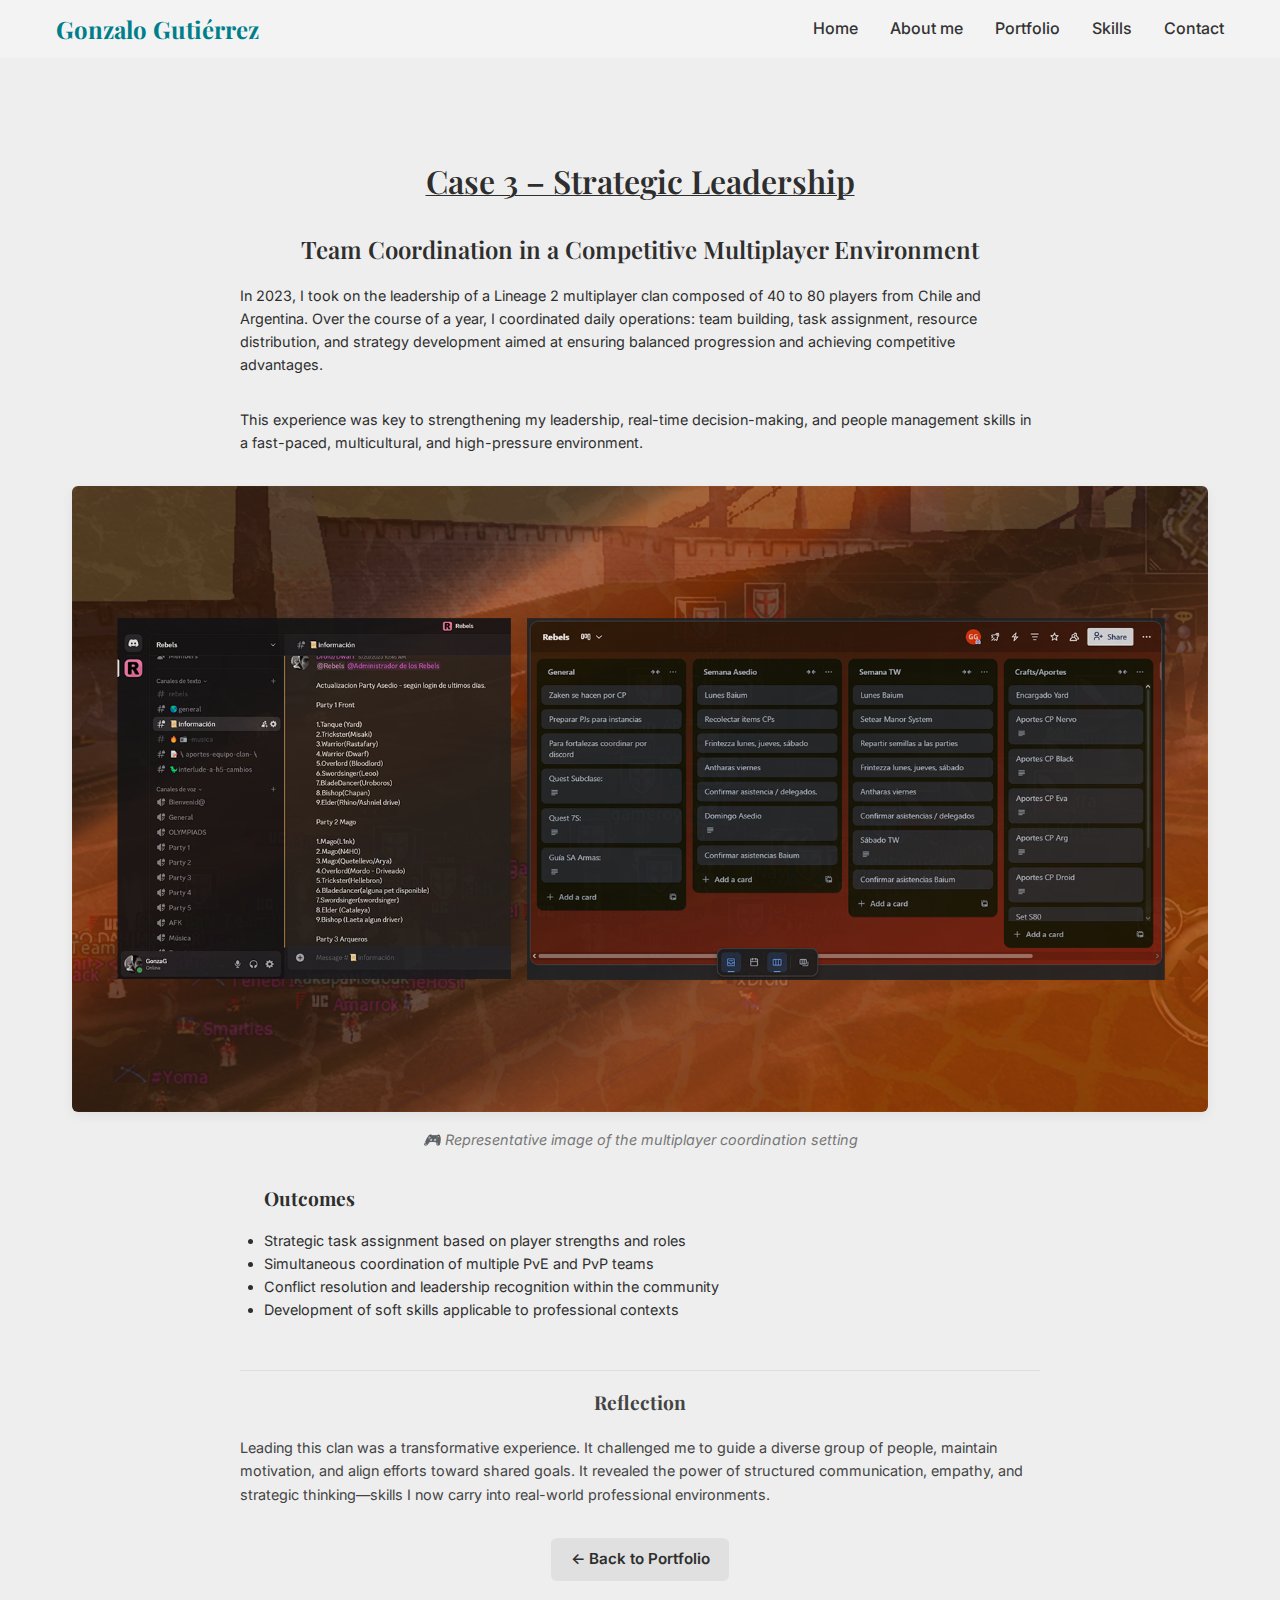
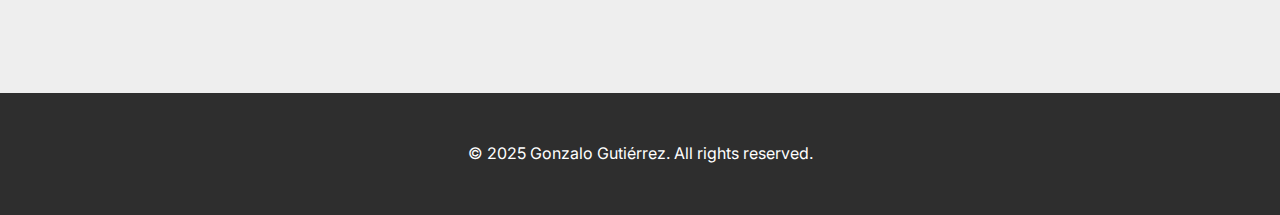
<file: caso-liderazgo.html>
<!DOCTYPE html>
<html lang="es">
<head>
  <meta charset="UTF-8" />
  <meta name="viewport" content="width=device-width, initial-scale=1.0" />
  <title>Strategic Leadership – Portfolio Gonzalo Gutiérrez</title>
  <link rel="stylesheet" href="assets/css/styles.css" />
  <link href="https://fonts.googleapis.com/css2?family=Inter:wght@400;600&family=Playfair+Display:wght@600&display=swap" rel="stylesheet">
  <link href="https://fonts.googleapis.com/icon?family=Material+Icons+Outlined" rel="stylesheet">
</head>
<body>

  <header class="navbar">
    <div class="container nav-container">
      <nav class="nav-wrapper">
        <ul class="nav-links" id="nav-links">
          <li><a href="index.html#inicio">Home</a></li>
          <li><a href="index.html#sobremi">About me</a></li>
          <li class="dropdown">
            <a href="index.html#portafolio">Portfolio</a>
            <ul class="dropdown-menu">
              <li><a href="caso-evalueserve.html">Evalueserve</a></li>
              <li><a href="caso-gem.html">GEM Editorial Design</a></li>
              <li><a href="caso-liderazgo.html">Strategic Leadership</a></li>
              <li><a href="caso-granos.html">Granos & Delicias</a></li>
              <li><a href="caso-disenoaplicado.html">Applied Design</a></li>
            </ul>
          </li>
          <li><a href="index.html#habilidades">Skills</a></li>
          <li><a href="index.html#contacto">Contact</a></li>
        </ul>
        <button class="nav-toggle" id="nav-toggle">☰</button>
      </nav>
      <a href="index.html#inicio">
        <h1 class="logo">Gonzalo Gutiérrez</h1>
      </a>
    </div>
  </header>

  <section class="case-study">
    <div class="container">
      <h2 class="section-title">Case 3 – Strategic Leadership</h2>
      <h3>Team Coordination in a Competitive Multiplayer Environment</h3>

      <p class="case-intro">
        In 2023, I took on the leadership of a Lineage 2 multiplayer clan composed of 40 to 80 players from Chile and Argentina. Over the course of a year, I coordinated daily operations: team building, task assignment, resource distribution, and strategy development aimed at ensuring balanced progression and achieving competitive advantages.
      </p>

      <p class="case-intro">
        This experience was key to strengthening my leadership, real-time decision-making, and people management skills in a fast-paced, multicultural, and high-pressure environment.
      </p>
      
      <div class="case-visual">
        <img src="assets/img/mockup-liderazgo.png" alt="Visual representation of online gaming leadership enviroment">
        <p class="caption">🎮 Representative image of the multiplayer coordination setting</p>
      </div>

      <ul class="case-details">
        <h4>Outcomes</h4>
        <li>Strategic task assignment based on player strengths and roles</li>
        <li>Simultaneous coordination of multiple PvE and PvP teams</li>
        <li>Conflict resolution and leadership recognition within the community</li>
        <li>Development of soft skills applicable to professional contexts</li>
      </ul>

      <div class="case-reflection">
        <h4>Reflection</h4>
        <p>
          Leading this clan was a transformative experience. It challenged me to guide a diverse group of people, maintain motivation, and align efforts toward shared goals. It revealed the power of structured communication, empathy, and strategic thinking—skills I now carry into real-world professional environments.
        </p>
      </div>

      <div class="case-back">
        <a href="index.html#portafolio" class="btn secondary">← Back to Portfolio</a>
      </div>
    </div>
  </section>

  <footer class="footer">
    <div class="container">
      <p>© 2025 Gonzalo Gutiérrez. All rights reserved.</p>
    </div>
  </footer>

  <script src="assets/js/nav.js"></script>
</body>
</html>
</file>
<file: assets/css/styles.css>
* {
    box-sizing: border-box;
    margin: 0;
    padding: 0;
  }
  
  body {
    font-family: 'Inter', sans-serif;
    background-color: #ffffff;
    color: #2e2e2e; /* grafito oscuro */
    line-height: 1.6;
  }
  
  h1, h2, h3 {
    font-family: 'Playfair Display', serif;
    font-weight: 600;
  }
  
  img {
    object-fit: cover;
    width: 100%;
    height: auto;
  }

  a {
    text-decoration: none;
    color:#444;
    transition: color 0.3s;
  }
  
  a:hover {
    color: #007f8b; /* turquesa oscuro */
  }
  
  .container {
    max-width: 1200px;
    margin: 0 auto;
    padding: 2rem;    
  }
       
        
  /* NAVBAR */
  .navbar {
    position: sticky;
    top: 0;
    width: 100%;
    z-index: 999;
    background-color:#f3f3f3;
    backdrop-filter: blur(4px);
    transition: background-color 0.3s ease, box-shadow 0.3s ease;
    padding: 1rem 0;
    box-shadow: none;
  }
  
  .navbar.scrolled {
    background-color: rgba(255, 255, 255, 0.85);
    box-shadow: 0 4px 10px rgba(0,0,0,0.1);
  }
  
  .nav-container {
    max-width: 1200px;
    margin: 0 auto;
    padding: 0 1rem;
    display: flex;
    flex-direction: row-reverse; /* ← invierte el orden: logo a la derecha */
    align-items: center;
    justify-content: space-between;
  }
  
  .logo {
    font-size: 1.5rem;
    font-weight: bold;
    color: #007f8b;
    display: flex;
    margin:0;
    align-items: center; /* centra cualquier texto/icono verticalmente */
    height: 100%; /* asegura alineación */
    line-height: 1;  /* evita que el texto “salte” hacia arriba */
  }

  .logo a {
    text-decoration: none;
    color: inherit;
  }
  
  /* NAV LINKS */
  .nav-links {
    display: flex;
    gap: 2rem;
    list-style: none;
    align-items: center;
  }
  
  .nav-links a {
    text-decoration: none;
    font-weight: 500;
    color: #333;
    transition: color 0.3s ease;
  }
  
  .nav-links a:hover {
    color: #007f8b;
  }
  
  /* TOGGLE BUTTON */
  .nav-toggle {
    display: none;
    background: none;
    border: none;
    font-size: 2rem;
    cursor: pointer;
    color: #333;
  }
  
  /* DROPDOWN */
  .dropdown {
    position: relative;
  }
  
  .dropdown-menu {
    display: none;
    position: absolute;
    background-color: #fff;
    box-shadow: 0 4px 8px rgba(0,0,0,0.1);
    top: 100%;
    left: 0;
    min-width: 200px;
    padding: 0.5rem 0;
    list-style: none;
    z-index: 1000;
  }
  
  .dropdown.open .dropdown-menu {
    display: block;
  }
  
  .dropdown-menu li a {
    display: block;
    padding: 0.6rem 1rem;
    color: #333;
    transition: background-color 0.3s ease;
  }
  
  .dropdown-menu li a:hover {
    background-color: #f0f0f0;
    color:#ff6f61;
  }
  
  /* RESPONSIVE */
  @media (max-width: 768px) {
    .nav-toggle {
      display: block;
    }
  
    .nav-links {
      display: none;
      flex-direction: column;
      background-color: #ffffff;
      padding: 1rem;
      width: 100%;
      margin-top: 1rem;
    }
  
    .nav-links.active {
      display: flex;
    }
  
    .dropdown-menu {
      position: static;
      box-shadow: none;
    }
  }
  
  
  .hero-bg {
    background: url("../img/hero-background.webp") center 80% / cover no-repeat;
    background-attachment: fixed;
    color: #fff;
    position: relative;
    text-align: center;
    padding: 6rem 2rem;
    min-height: 50vh;
  }  
  
  
  .hero-bg::before {
    content: "";
    position: absolute;
    inset: 0;
    background-color: rgba(0, 0, 0, 0.4); /* oscurece la imagen para que se lea el texto */
    z-index: 1;
  }
  
  .hero-bg .container {
    position: relative;
    z-index: 2;
  }
  
  .hero-title {
    text-align: center;
    font-size: 2.5rem;
    margin-bottom: 1rem;
  }
  
  .hero-text {
    text-align: center;
    justify-content: center;
    font-size: 1rem;
    font-style: italic;
    margin-bottom: 2rem;
  }
  
  .hero-cta {
    display: flex;
    gap: 1rem;    
    justify-content: center;
    flex-wrap: wrap;
  } 
  
  .btn {
    background-color: #007f8b;
    color: #ffffff;
    font-size: 0.95rem;
    padding: 0.6rem 1.2rem;
    margin-bottom:1rem;
    border-radius: 6px;
    font-weight: 600;
    display: inline-block;
    transition: background-color 0.3s;
  }
  
  .btn:hover {
    background-color: #ff6f61;
  }
  
  .btn.secondary {
    background-color: #ff6f61; /* coral */
  }
  
  .section-title {
    font-size: 2rem;
    margin-bottom: 1.5rem;
    text-align: center;
    text-decoration: underline;
    text-decoration-thickness: 1px;
  }
  
  .portfolio-grid {
    display: grid;
    grid-template-columns: repeat(auto-fit, minmax(280px));
    gap: 2rem;
  }
  
  .portfolio-item {
    position: relative;
    background-size: cover;
    background-position: center;
    border-radius: 12px;
    min-height: 280px;
    padding: 2rem 1.5rem;
    display: flex;
    flex-direction: column;
    justify-content: flex-end;
    text-align: center;
    overflow: hidden;
    transition: transform 0.3s ease;
    box-shadow: 0 4px 14px rgba(0, 0, 0, 0.4);
    color: #fff;
  }
  
  .portfolio-item::before {
    content: "";
    position: absolute;
    inset: 0;
    background: rgba(0, 0, 0, 0.55);
    backdrop-filter: blur(4px);
    z-index: 1;
  }
  
  .portfolio-item h3,
  .portfolio-item p,
  .portfolio-item .btn {
    position: relative;
    z-index: 2;
    color: #ddd;
  }

  .portfolio-item h3,
  .portfolio-item p {
  text-shadow: 0 2px 4px rgba(0,0,0,0.3);
}
  
  /* Evita fondo blanco del h3 heredado */
  .portfolio-item h3 {
    background: none;
    padding: 0.5rem 1rem;
    font-size: 1.4rem;
    font-weight: 700;
    margin-bottom: 1rem;
    line-height: 1.3;
  }
  
  /* Ajusta botón */
  .portfolio-item .btn {
    width: fit-content;
    margin: 0 auto;
    background-color: #007f8b;
    border: none;
  }
  
  .portfolio-item .btn:hover {
    background-color: #ff6f61;
    transform: translateY(-2px);
  }
  
  .portfolio-item p {
    min-height: 2.6rem; /* ajusta según tamaño de fuente */
    color: #ddd;
    font-size: 0.95rem;
    font-style: italic;
    padding: 0.6rem 1.2rem;
    border-radius: 6px;
    line-height: 1.3;
    overflow-wrap: break-word;
    margin-bottom: 2rem;
  }
  
  .portfolio-item:hover {
    transform: translateY(-5px);
    opacity: 90%;
  }
  
  .about{
    background-color: #eeeeee;
    padding: 2rem 2rem;
  }
  
  .contact {
    background-color: #f3f3f3;
    padding: 4rem 2rem;
  }
  
  form {
    display: flex;
    flex-direction: column;
    gap: 1rem;
    max-width: 600px;
    margin: 0 auto;
  }
  
  input,
  textarea {
    font-family: 'Inter', sans-serif;
    padding: 1rem;
    border: 1px solid #ccc;
    border-radius: 4px;
    font-size: 1rem;
  }

  textarea {
    min-height: 120px;
    resize: vertical;
  }
  
  .footer {
    background-color: #2e2e2e;
    color: #ffffff;
    text-align: center;
    padding: 1rem 2rem;
  }
  
  @media (max-width: 768px) {
    .nav-links {
      flex-direction: column;
      gap: 1rem;
    }
  
    .hero-title {
      font-size: 2rem;
    }
  
    .hero-text {
      font-size: 1rem;
    }

    .hero-bg {
      min-height: 80vh; /* Deja visible la imagen completa */
      background-position: center center;
    }
    
    .hero-bg::before {
      background-color: rgba(0, 0, 0, 0.3); /* Más transparente en mobile */
    }

    .portfolio-item {
      min-height: 300px;
      padding: 1.5rem 1rem;
    }
  
    .portfolio-item h3 {
      font-size: 1.6rem;
    }
  }
  .contact-intro {
    text-align: center;
    font-size: 0.9rem;
    margin-bottom: 2rem;
    color: #333;
  }
  
  .contact-details {
    text-align: center;
    margin-bottom: 2rem;
  }
  
  .contact-details p {
    margin: 0.5rem 0;
    font-size: 1rem;
  }
  
  .contact-details .icon {
    font-size: 1.2rem;
    margin-right: 0.5rem;
    vertical-align: middle;
  }
  
  .contact-details a {
    color: #005b63;
    font-weight: 600;
  }
  
  .contact-details a:hover {
    text-decoration: underline;
  } 
  .material-symbols-outlined {
  font-variation-settings:
  'FILL' 0,
  'wght' 100,
  'GRAD' 0,
  'opsz' 24
  }
  .case-study {
    background-color:#eeeeee;
    padding: 4rem 2rem;
    border-top: 1px solid #eee;
  }
  
  .case-study h3 {
    font-size: 1.5rem;
    margin-bottom: 1rem;  
    text-align:center;
  }
  
  .case-intro {
    max-width: 800px;
    margin: 0 auto 2rem auto;
    font-size: 0.9rem;
    text-align: left;
  }
  
  .case-details {
    list-style: disc;
    font-size: 0.9rem;
    max-width: 800px;
    margin: 0 auto 2rem auto;
    padding-left: 1.5rem;
  }
  .case-details h4 {
    font-family: 'Playfair Display', serif;
    font-size: 1.2rem;
    margin-bottom: 1rem;    
  }

  .case-visual {
    text-align: center;
  }
  
  .case-visual img {
    max-width: 100%;
    height: auto;
    border-radius: 6px;
    box-shadow: 0 4px 12px rgba(0, 0, 0, 0.06);
  }
  
  .caption {
    margin-top: 0.5rem;
    margin-bottom: 2rem;
    text-align: center;
    font-size: 0.9rem;
    font-style: italic;
    color: #777;
  }

  .case-reflection {
    max-width: 800px;
    margin: 3rem auto 0;
    padding-top: 1rem;
    border-top: 1px solid #ddd;
    font-size: 0.9rem;
    color: #444;
  }
  
  .case-reflection h4 {
    font-family: 'Playfair Display', serif;
    font-size: 1.2rem;
    margin-bottom: 1.2rem;
    text-align: center;
  }
  
  .case-back {
    text-align: center;
    margin-top: 2rem;
  }
  
  .case-back .btn.secondary {
    background-color: #e0e0e0;
    color: #2e2e2e;
  }
  
  .case-back .btn.secondary:hover {
    background-color: #ccc;
  }

  .visual-grid .gallery-grid {
    display: grid;
    grid-template-columns: repeat(auto-fit, minmax(280px, 1fr));
    gap: 1.5rem;
    margin-top: 2rem;
  }
  
  .gallery-item {
    background-color: #ffffff;
    border: 1px solid #e0e0e0;
    border-radius: 8px;
    overflow: hidden;
    text-align: center;
    transition: transform 0.3s ease;
  }
  
  .gallery-item:hover {
    transform: translateY(-5px);
  }
  
  .gallery-item img {
    width: 100%;
    height: auto;
    display: block;
  }
  
  .gallery-caption {
    padding: 0.75rem;
    font-size: 0.95rem;
    color: #333;
  }

  .about-grid {
    display: flex;
    flex-direction: row;
    justify-content: center;
    flex-wrap: wrap;
    gap: 2rem;
  } 

  .about-block {
  background-color: #ffffff;
  padding: 1rem 2rem;
  margin: 1rem; 
  border-left: 3px solid #007f8b;
  border-right: 3px solid #007f8b;
  border-radius: 4px;
  font-size: 0.9rem;
  width: 100%;
  max-width: 500px; /* ajustable según tu diseño */
  flex: 1 1 300px;
  box-sizing: border-box;
  text-align: center;
  align-items: center;
  text-justify:center;
  color: #333;
  box-shadow: 0 1px 4px rgba(0, 0, 0, 0.05);
  }

  .about-block:hover {
    background-color: #ffffff;
    padding: 1rem 2rem;
    margin: 1rem; 
    border-left: 3px solid #ff6f61;
    border-right: 3px solid #ff6f61;
    border-radius: 4px;
    transform: translateY(-5px);
    }

    /* Mobile adjustments */
@media (max-width: 768px) {
  .about {
    padding: 4rem 1.5rem;
    max-width: 768px;
    margin: 0 auto;
  }
  .about-grid {
    flex-direction: column;
    align-items: center;
  }

  .about-block {
    width: 100%;
    height: fit-content;
    display: flex;
    flex-direction: column;
    justify-content: center;
    padding: 1.5rem;
    margin-bottom: 1rem;
    background: #ffffff;
    border-radius: 8px;
    min-height: 220px;
  }
  .about-box p {
    margin-bottom: 0;
  }
}

  .skills-section {
    background-color:#ffffff;
    padding: 4rem 2rem;
    text-align: center;
  }
  
  .skills-section .section-title {
    font-size: 2rem;    
    margin-bottom: 2.5rem;
  }
  
  .skills-grid {
    display: grid;
    grid-template-columns: repeat(3, 1fr);
    gap: 2rem;
    max-width: 1200px;
    margin: 0 auto;
  }
  
  @media (max-width: 900px) {
    .skills-grid {
      grid-template-columns: repeat(2, 1fr);
    }
  }
  
  @media (max-width: 600px) {
    .skills-grid {
      grid-template-columns: 1fr;
    }
  }
  
  .skill-item {
    background-color: #f3f3f3;
    border: 1px solid #e0e0e0;
    padding: 1.5rem;
    border-radius: 8px;
    border-color:#e0e0e0;
    box-shadow: 0 1px 4px rgba(0, 0, 0, 0.05);
    transition: transform 0.3s ease, opacity 0.3s ease;
    opacity: 0;    
    animation: fadeUp 0.6s ease forwards;
  }
  
  .skill-item:nth-child(1) { animation-delay: 0.1s; }
  .skill-item:nth-child(2) { animation-delay: 0.2s; }
  .skill-item:nth-child(3) { animation-delay: 0.3s; }
  .skill-item:nth-child(4) { animation-delay: 0.4s; }
  .skill-item:nth-child(5) { animation-delay: 0.5s; }
  .skill-item:nth-child(6) { animation-delay: 0.6s; }
  
  .skill-item:hover {
    border-color:#007f8b;    
  }
  
  .skill-icon {
    font-size: 8rem;
    color: #ff6f61;
    transition: color 0.3s ease;
    margin-bottom: 0.75rem;
  }
  
  .skill-item:hover .skill-icon {
    color:#007f8b;
  }
  
  .skill-item h3 {
    font-size: 1.2rem;
    margin-bottom: 0.5rem;
    font-weight: 600;
  }
  
  .skill-item p {
    font-size: 0.9rem;
    color: #444;
  }
  
  @keyframes fadeUp {
    to {
      opacity: 1;
      transform: translateY(0);
    }
  }
  
  .carousel {
    position: relative;
    overflow: hidden;
    width: 100%;
    margin: 2rem auto;
    border-radius: 8px;
    box-shadow: 0 4px 12px rgba(0,0,0,0.1);
  }
  
  .carousel-track {
    display: flex;
    transition: transform 0.4s ease-in-out;
    will-change: transform;
  }
  
  .carousel-image {
    min-width: 100%;
    display: block;
  }
  
  .carousel-btn {
  position: absolute;
  top: 50%;
  transform: translateY(-50%);
  background-color: rgba(0, 0, 0, 0.4);
  color: white;
  border: none;
  border-radius: 50%;
  font-size: 1.2rem;
  width: 40px;
  height: 40px;
  display: flex;
  align-items: center;
  justify-content: center;
  cursor: pointer;
  z-index: 2;
  transition: background-color 0.3s ease;
  }
  
  .carousel-btn:hover {
  background-color: rgba(0, 0, 0, 0.6);
  }
  
  .carousel-btn.prev {
    left: 10px;
  }
  
  .carousel-btn.next {
    right: 10px;
  }
  
  @media (max-width: 1024px) { /* Abarcamos tablets y móviles */
    .carousel {
      width: calc(100% + 2rem); /* Se expande 2rem más allá del container */
      margin-left: -1rem;
      margin-right: -1rem;
      box-shadow: 0 6px 16px rgba(0, 0, 0, 0.12);
      border-radius: 10px;
    }
  
    .carousel-btn {
      font-size: 1.8rem;
      padding: 0.3rem 0.6rem;
    }
  }
  
  @media (max-width: 600px) { /* Para celulares más chicos */
    .carousel {
      width: calc(100% + 3rem); /* Un poquito más ancho en móviles pequeños */
      margin-left: -1.5rem;
      margin-right: -1.5rem;
    }
  
    .carousel-btn {
      font-size: 2rem;
      opacity: 60%;
      padding: 0.4rem 0.8rem;
    }
  }

  .gem-pdf-button {
    text-align: center;
    margin-top: 1rem;
    margin-bottom: 2rem;
  }
  
  .gem-pdf-button a {
    display: inline-block;
    background-color: #007f8b;
    color: #ffffff;
    padding: 0.6rem 1.2rem;
    border-radius: 6px;
    font-weight: 400;
    text-decoration: none;
    transition: background-color 0.3s ease;
    font-size: 0.95rem;
  }
  
  .gem-pdf-button a:hover {
    background-color: #ff6f61;
  }

  html {
    scroll-behavior: smooth;
  }
  .featured-projects {
    padding: 3rem 1rem;
    background-color: #f3f3f3;
  }
  
  .featured-projects .section-title {
    font-size: 2rem;
    margin-bottom: 3rem;
    text-align: center;
    color: #222;
  }
  
  .project-card {
    display: flex;
    gap: 2rem;
    border-radius: 8px;
    border: 1px solid #e0e0e0;
    border-color:#e0e0e0;
    background-color: #f9f9f9;
    box-shadow: 0 2px 6px rgba(0, 0, 0, 0.08);
    transform: translateY(0px);
    transition: 
      transform 0.3s ease, 
      opacity 0.3s ease, 
      box-shadow 0.3s ease;
    opacity: 1;
    padding: 2rem;
    margin-bottom: 2rem;    
  } 

  .project-card:hover {
    transform: translateY(-5px);
    opacity: 0.95;
    box-shadow: 0 6px 20px rgba(0, 0, 0, 0.1); /* más profundidad al levantar */
  }
  
  
  .project-card.visible {
    opacity: 1;
    transform: translateY(0);
  }

  .project-card.visible:hover {
    transform: translateY(-5px);    
    box-shadow: 0 6px 20px rgba(0, 0, 0, 0.1);
  }
  
  .project-card__image {
    flex: 0 0 70%;
    aspect-ratio: 18 / 9;
    overflow: hidden;
    filter: brightness(0.80); /* 20% más oscura */
    transition: filter 0.3s ease;
  }

  .project-card__image:hover {
    filter: brightness(1); /* Recupera brillo original al hacer hover */
  }
  
  .project-card__image img {
    width: 100%;
    height: 100%;
    object-fit: cover;
    object-position: center;
    border-radius: 0px;
    display: block;
    box-shadow: 0 1px 4px rgba(0, 0, 0, 0.08); 
  }
  
  .project-card__content {
    flex: 0 0 30%;
    padding: 1rem 1.5rem;
    display: flex;
    flex-direction: column;
    justify-content: center;
  }
  
  .project-card__content h3 {
    font-size: 1.5rem;
    margin-bottom: 1rem;
  }
  
  .project-card__content p {
    font-size: 0.9rem;
    font-style: italic;
    margin-bottom: 1.5rem;
    color: #444;
  }
  
  .project-card__btn {
    display: inline-block;
    width: fit-content;
    padding: 0.6rem 1.2rem;
    background-color: #007c79;
    color: white;
    text-decoration: none;
    border-radius: 6px;
    transition: background-color 0.3s ease;
  }
  
  .project-card__btn:hover {
    background-color: #ff6f61;
  }
  
  /* Responsive */
  @media (max-width: 768px) {
    .project-card {
      flex-direction: column;      
      padding-bottom: 2rem;
      margin-bottom: 2rem;
    }
  
    .project-card:last-child {
      border-bottom: none;
    }
  
    .project-card__image {
      width: 100%;
      aspect-ratio: 4 / 3;
      filter: brightness(1);
      max-width: 100%;
      height: auto;
      display: block;
    }
        
  
    .project-card__image img {
      width: 100%;
      height: auto;       
      object-fit: cover;
      box-shadow: 0 4px 12px rgba(0, 0, 0, 0.08);
      border-radius: 0px;
    }
  
    .project-card__content {
      flex: 1 1 100%;
      text-align: center;
      padding: 1rem 0;
    }
  
    .project-card__btn {
      margin: 0 auto;
    }
  }
</file>
